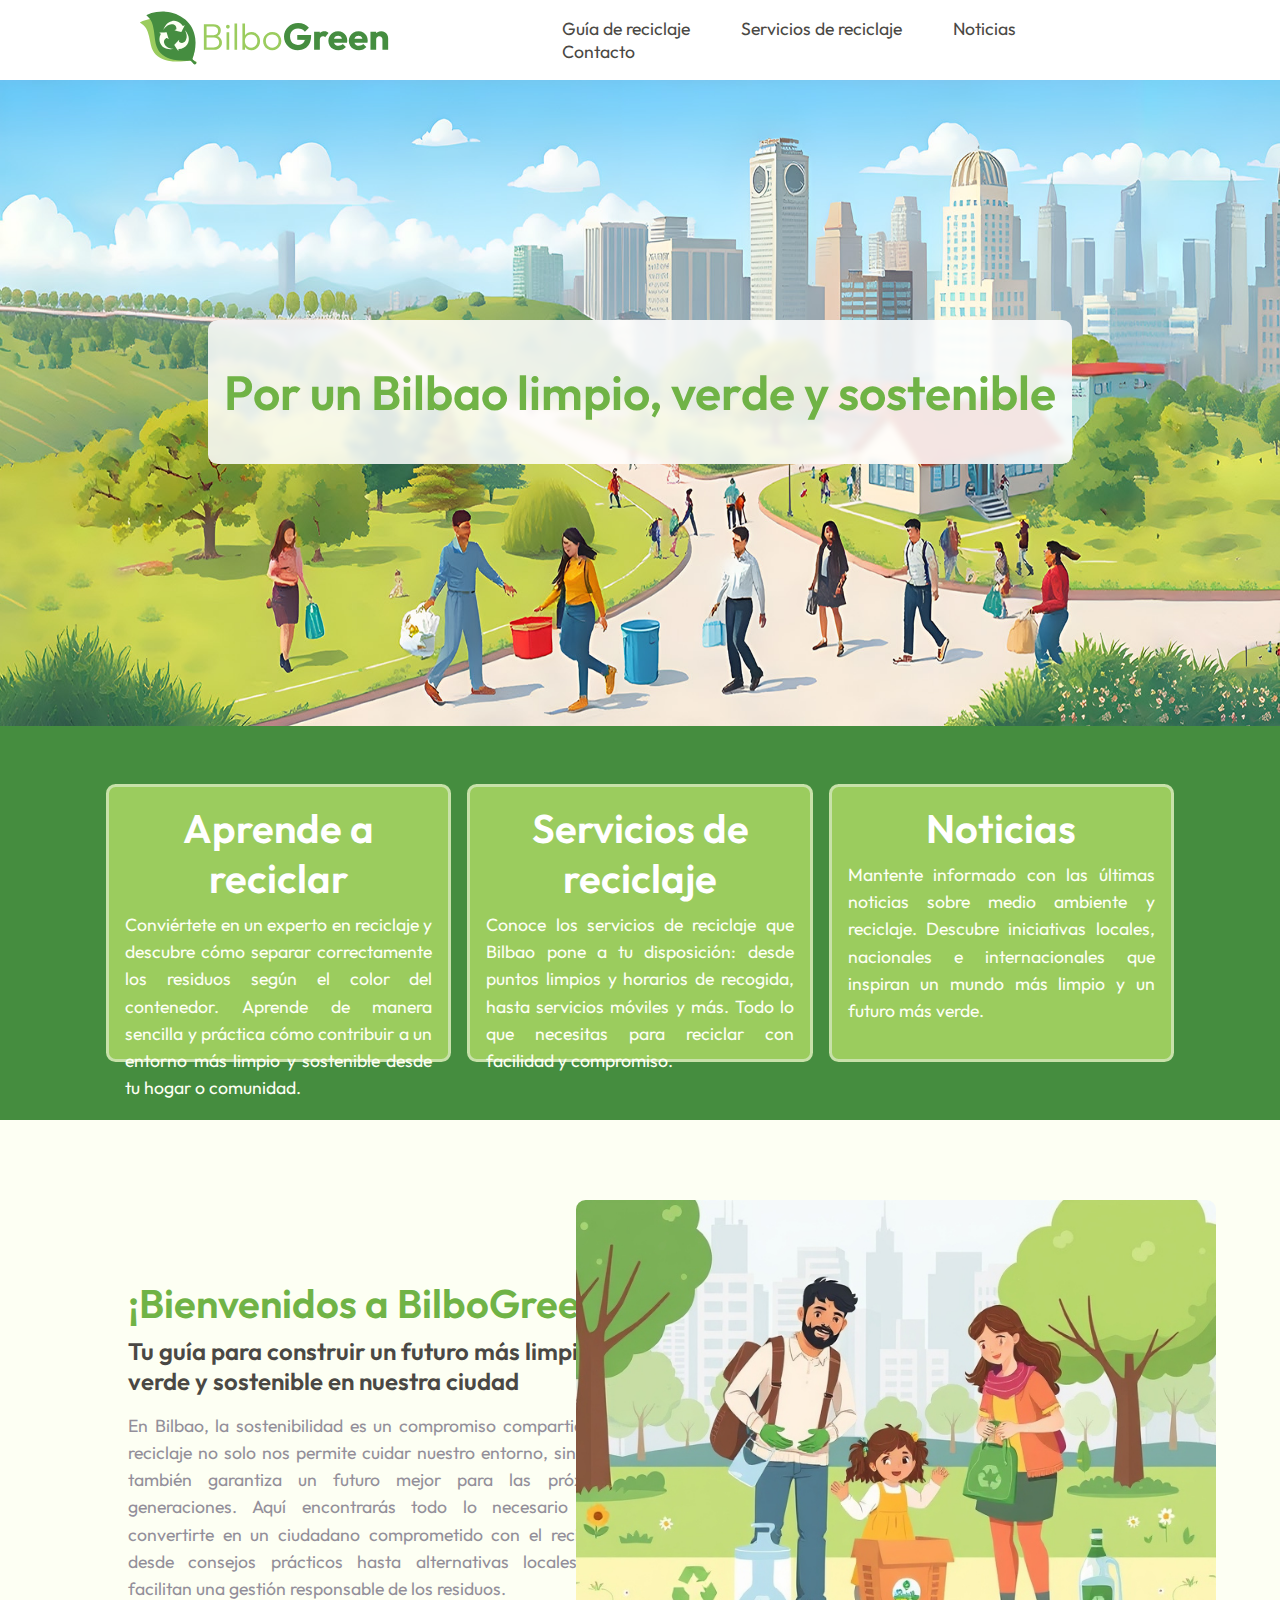
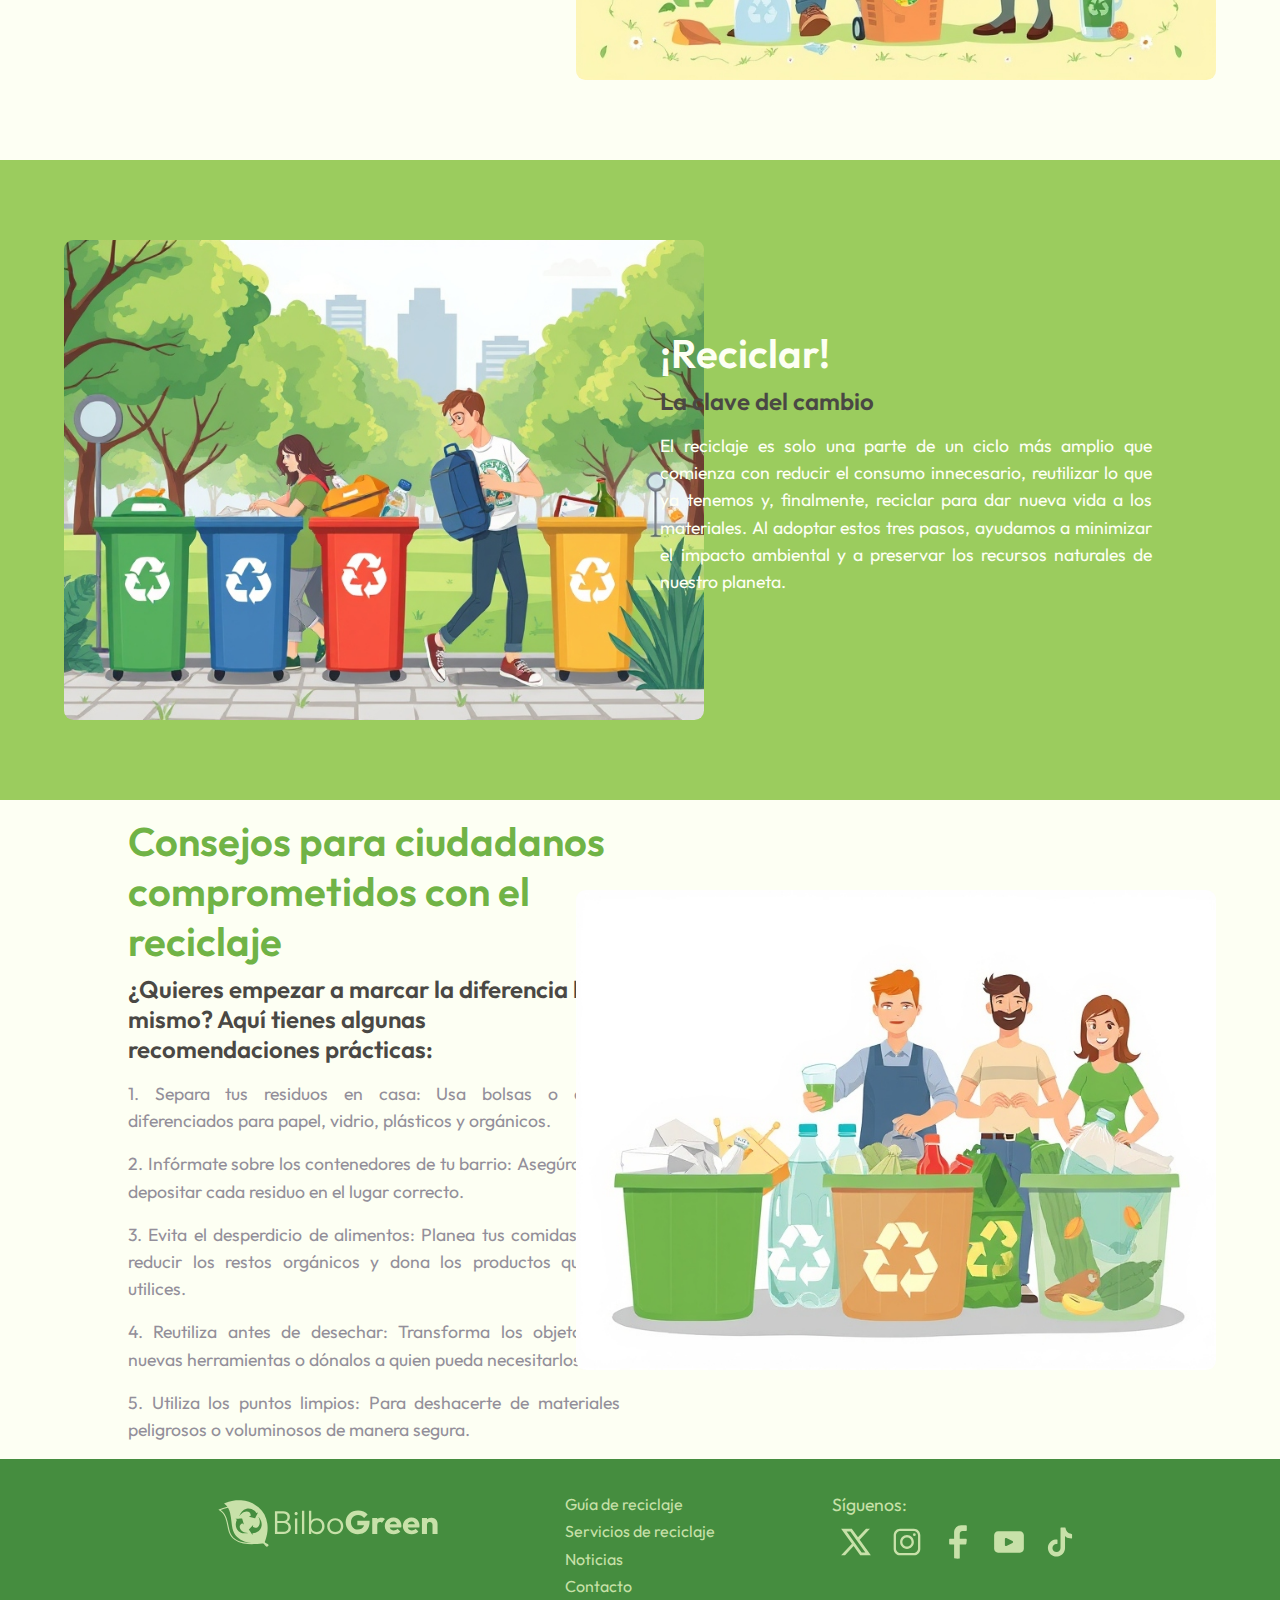
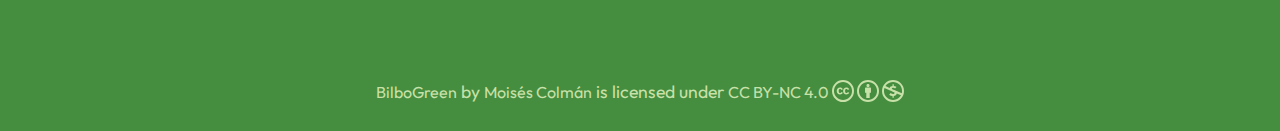
<file: index.html>
<!--
* Autor: Moisés Augusto Colmán Piñanez
* Fecha: 29/11/2024 
* Modulo: Lenguaje de Marcas y Sistemas de Gestión de la Información
* UD02 Desarrollo web con HTML5 y CSS3. (20%)
* Tarea: LMSGI02 Tarea evaluativa 2 (80%). Sitio Web.
* Autoevaluación: Dentro del fichero .zip
* Descripción: Desarrollo del sitio web diseñado en la primera tarea de evaluación.
 -->
<!DOCTYPE html>
<html lang="es">
<head>
    <meta charset="UTF-8">
    <meta name="viewport" content="width=device-width, initial-scale=1.0">
    <title>BilboGreen</title>
    <link rel="stylesheet" href="./css/estilo.css">
    <link rel="icon" href="./img/favicon_bilbogreen.png" type="image/x-icon">
</head>
<body>
    <!-- NAVEGACIÓN -->
    <nav>
        <div class="logoNav">
            <a href="index.html"><img src="./img/logo_bilbogreen.svg" alt="Logo BilboGreen"></a>
        </div>
        <div class="menuNav">
            <ul>
                <li><a href="guia.html">Guía de reciclaje</a></li>
                <li><a href="servicios.html">Servicios de reciclaje</a></li>
                <li><a href="noticias.html">Noticias</a></li>
                <li><a href="contacto.html">Contacto</a></li>
            </ul>   
        </div>
    </nav>
    <!-- ENCABEZADO - HEADER -->
    <header class="header-index">
        <img src="./img/Header_img.jpg" alt="Header BilboGreen">
        <div class="div-Saludo">
            <h1>Por un Bilbao limpio, verde y sostenible</h1>
        </div>
        <!-- TARJETAS PÁGINAS -->
        <a class="tarjetas-paginas" href="./guia.html"><div>
            <h2>Aprende a reciclar</h2>
            <p>Conviértete en un experto en reciclaje y descubre cómo separar correctamente los residuos según el color del contenedor. Aprende de manera sencilla y práctica cómo contribuir a un entorno más limpio y sostenible desde tu hogar o comunidad.</p>
        </div></a>
        <a class="tarjetas-paginas" href="./servicios.html"><div>
            <h2>Servicios de reciclaje</h2>
            <p>Conoce los servicios de reciclaje que Bilbao pone a tu disposición: desde puntos limpios y horarios de recogida, hasta servicios móviles y más. Todo lo que necesitas para reciclar con facilidad y compromiso.</p>
        </div></a>
        <a class="tarjetas-paginas" href="./noticias.html"><div>
            <h2>Noticias</h2>
            <p>Mantente informado con las últimas noticias sobre medio ambiente y reciclaje. Descubre iniciativas locales, nacionales e internacionales que inspiran un mundo más limpio y un futuro más verde.</p>
        </div></a>
    </header>
    <!-- CONTENIDO PRINCIPAL -->
    <main>
        <section>
            <div class="textoSeccion">
            <h2>¡Bienvenidos a BilboGreen!</h2>
            <h3>Tu guía para construir un futuro más limpio, verde y sostenible en nuestra ciudad</h3>

            <p>En Bilbao, la sostenibilidad es un compromiso compartido. El reciclaje no solo nos permite cuidar nuestro entorno, sino que también garantiza un futuro mejor para las próximas generaciones. Aquí encontrarás todo lo necesario para convertirte en un ciudadano comprometido con el reciclaje, desde consejos prácticos hasta alternativas locales que facilitan una gestión responsable de los residuos.</p>
            </div>
            <div class="imgSeccion">
                <img src="./img/img_1.jpeg" alt="Reciclar">
            </div>
        </section>
        <section class="section-verde">
            <div class="imgSeccion">
                <img src="./img/img_2.jpeg" alt="Reciclando">
            </div>
            <div class="textoSeccion">
                <h2>¡Reciclar!</h2>
                <h3>La clave del cambio</h3>
                
                <p>El reciclaje es solo una parte de un ciclo más amplio que comienza con reducir el consumo innecesario, reutilizar lo que ya tenemos y, finalmente, reciclar para dar nueva vida a los materiales. Al adoptar estos tres pasos, ayudamos a minimizar el impacto ambiental y a preservar los recursos naturales de nuestro planeta.</p>
            </div>
        </section>
        <section>
            <div class="textoSeccion">
                <h2>Consejos para ciudadanos comprometidos con el reciclaje</h2>
                <h3>¿Quieres empezar a marcar la diferencia hoy mismo? Aquí tienes algunas recomendaciones prácticas:</h3>
                <ul>
                    <li><p>1. Separa tus residuos en casa: Usa bolsas o cubos diferenciados para papel, vidrio, plásticos y orgánicos.</p></li>
                    <li><p>2. Infórmate sobre los contenedores de tu barrio: Asegúrate de depositar cada residuo en el lugar correcto.</p></li>
                    <li><p>3. Evita el desperdicio de alimentos: Planea tus comidas para reducir los restos orgánicos y dona los productos que no utilices.</p></li>
                    <li><p>4. Reutiliza antes de desechar: Transforma los objetos en nuevas herramientas o dónalos a quien pueda necesitarlos.</p></li>
                    <li><p>5. Utiliza los puntos limpios: Para deshacerte de materiales peligrosos o voluminosos de manera segura.</p></li>
                </ul>
            </div>
            <div class="imgSeccion">
                <img src="./img/img_3.jpeg" alt="Reciclando">
            </div>
        </section>
    </main>
    <!-- PIE DE PÁGINA -->
    <footer>
        <div class="footerLogo">
            <a href="index.html"><img src="./img/logo_bilbogreen_footer.svg" alt="Logo BilboGreen"></a>
        </div>
        <!-- NAVEGACIÓN FOOTER -->
        <div class="footerNav">
            <ul>
                <li><a href="guia.html">Guía de reciclaje</a></li>
                <li><a href="servicios.html">Servicios de reciclaje</a></li>
                <li><a href="noticias.html">Noticias</a></li>
                <li><a href="contacto.html">Contacto</a></li>
            </ul>
        </div>
        <!-- REDES SOCIALES -->
        <div class="footerRRSS">
            <p>Síguenos:</p>
            <ul>
                <li><a href="#"><img src="./img/rrss/x.svg" alt="X BilboGreen"></a></li>
                <li><a href="#"><img src="./img/rrss/ig.svg" alt="Instagram BilboGreen"></a></li>
                <li><a href="#"><img src="./img/rrss/fb.svg" alt="Facebook BilboGreen"></a></li>
                <li><a href="#"><img src="./img/rrss/yt.svg" alt="Youtube BilboGreen"></a></li>
                <li><a href="#"><img src="./img/rrss/tt.svg" alt="TikTok BilboGreen"></a></li>
            </ul>
        </div>
        <!-- CREATIVE COMMONS -->
        <div class="footerRights">
            <p xmlns:cc="http://creativecommons.org/ns#" xmlns:dct="http://purl.org/dc/terms/"><span property="dct:title">BilboGreen</span> by <span property="cc:attributionName">Moisés Colmán</span> is licensed under <a href="https://creativecommons.org/licenses/by-nc/4.0/?ref=chooser-v1" target="_blank" rel="license noopener noreferrer" style="display:inline-block;">CC BY-NC 4.0<img style="height:22px!important;margin-left:3px;vertical-align:text-bottom;" src="./img/cc/cc.svg" alt=""><img style="height:22px!important;margin-left:3px;vertical-align:text-bottom;" src="./img/cc/by.svg" alt=""><img style="height:22px!important;margin-left:3px;vertical-align:text-bottom;" src="./img/cc/nc.svg" alt=""></a></p>
        </div>
    </footer>
</body>
</html>
</file>
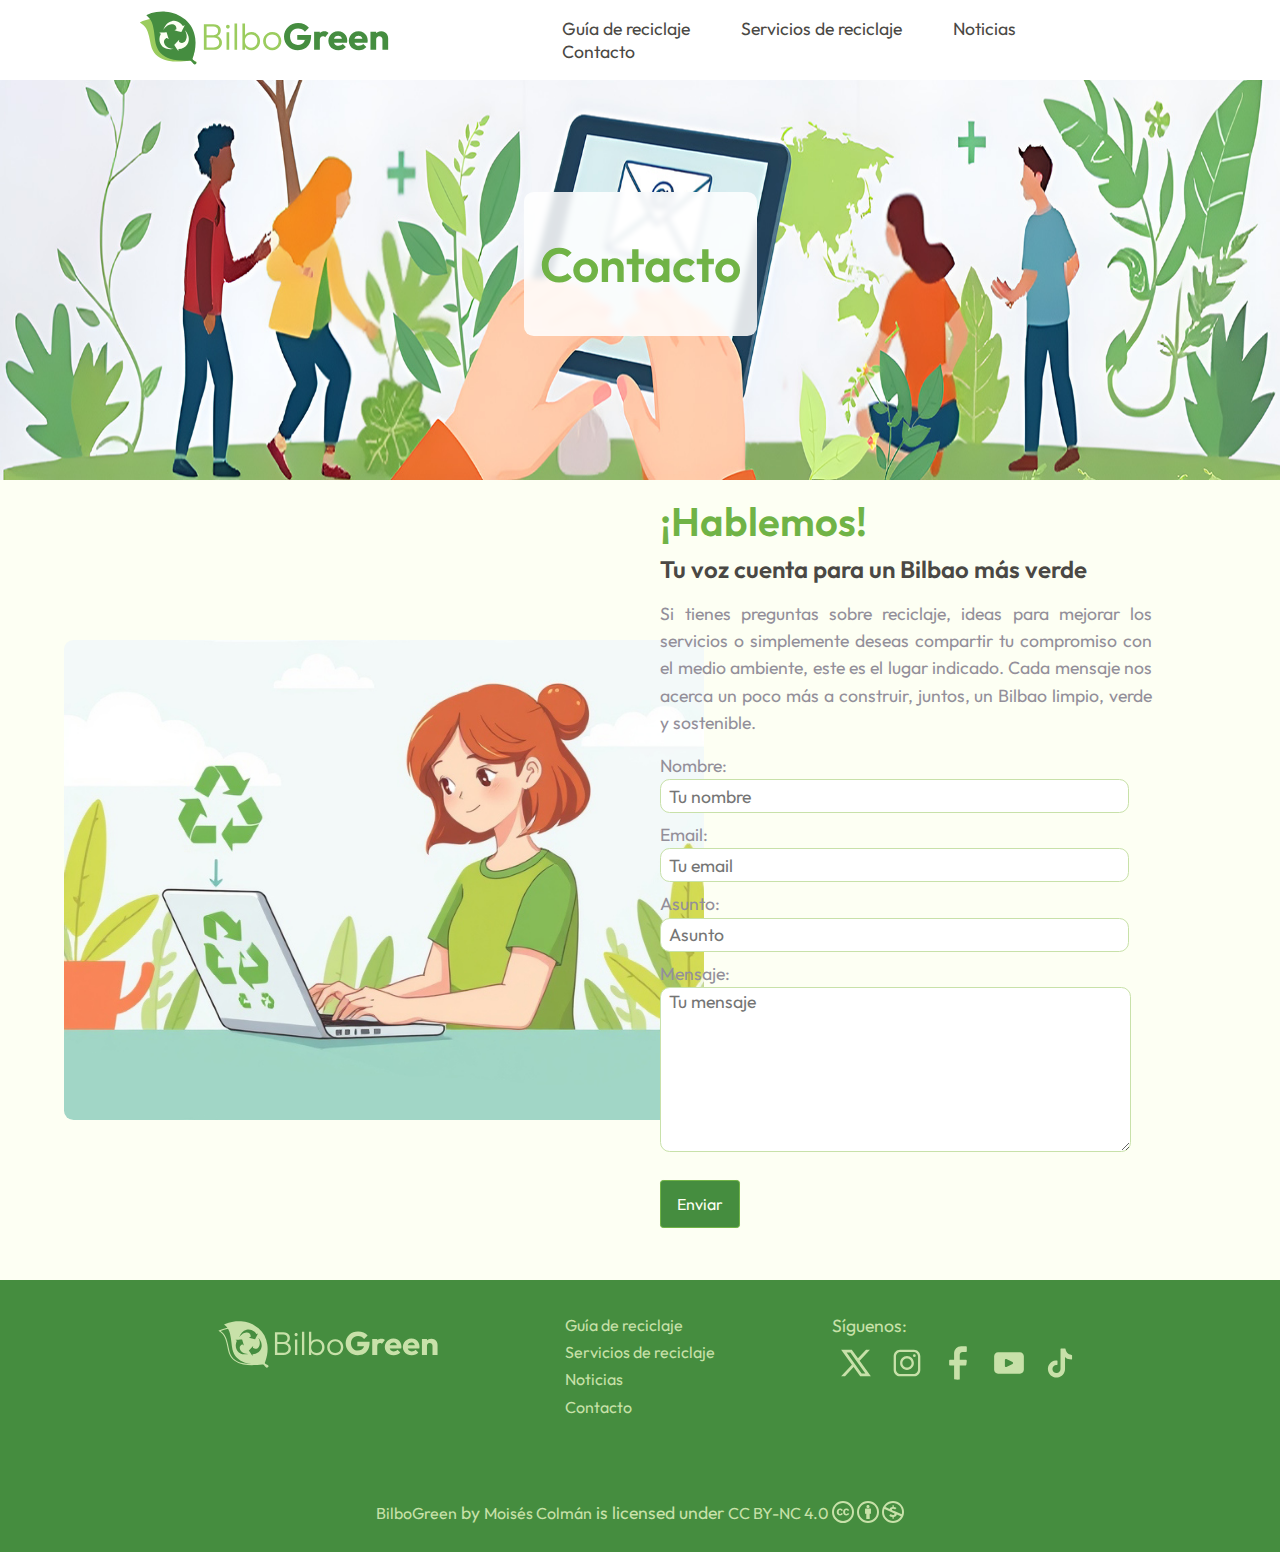
<file: contacto.html>
<!--
* Autor: Moisés Augusto Colmán Piñanez
* Fecha: 29/11/2024 
* Modulo: Lenguaje de Marcas y Sistemas de Gestión de la Información
* UD02 Desarrollo web con HTML5 y CSS3. (20%)
* Tarea: LMSGI02 Tarea evaluativa 2 (80%). Sitio Web.
* Autoevaluación: Dentro del fichero .zip
* Descripción: Desarrollo del sitio web diseñado en la primera tarea de evaluación.
 -->
<!DOCTYPE html>
<html lang="es">
<head>
    <meta charset="UTF-8">
    <meta name="viewport" content="width=device-width, initial-scale=1.0">
    <title>Contacto | BilboGreen</title>
    <link rel="stylesheet" href="./css/estilo.css">
    <link rel="icon" href="./img/favicon_bilbogreen.png" type="image/x-icon">
</head>
<body>
    <!-- NAVEGACIÓN -->
    <nav>
        <div class="logoNav">
            <a href="index.html"><img src="./img/logo_bilbogreen.svg" alt="Logo BilboGreen"></a>
        </div>
        <div class="menuNav">
            <ul>
                <li><a href="guia.html">Guía de reciclaje</a></li>
                <li><a href="servicios.html">Servicios de reciclaje</a></li>
                <li><a href="noticias.html">Noticias</a></li>
                <li><a href="contacto.html">Contacto</a></li>
            </ul>   
        </div>
    </nav>
    <!-- ENCABEZADO - HEADER -->
    <header class="header-paginas">
        <img src="./img/contacto/header_contacto.jpg" alt="Header Contacto">
        <div class="div-Saludo-paginas">
            <h1>Contacto</h1>
        </div>
    </header>
    <!-- CONTENIDO PRINCIPAL -->
    <main>
        <section>
            <div class="imgSeccion">
                <img src="./img/contacto/contacto1.jpg" alt="Contacto">
            </div>
            <div class="textoSeccion">
                <h2>¡Hablemos!</h2>
                <h3>Tu voz cuenta para un Bilbao más verde </h3>
    
                <p>Si tienes preguntas sobre reciclaje, ideas para mejorar los servicios o simplemente deseas compartir tu compromiso con el medio ambiente, este es el lugar indicado. Cada mensaje nos acerca un poco más a construir, juntos, un Bilbao limpio, verde y sostenible.</p>
                <!-- FORMULARIO DE CONTACTO -->
                <form action="#" method="get">
                    
                    <label for="name">Nombre:</label>
                    <input type="text" id="nombre" name="_nombre" required placeholder="Tu nombre">
                    
                    
                    <label for="email">Email:</label>
                    <input type="email" id="email" name="_email" required placeholder="Tu email">
                    

                    <label for="asunto">Asunto:</label>
                    <input type="text" id="asunto" name="_asunto" placeholder="Asunto">
                    

                    <label for="mensaje">Mensaje:</label>

                    <textarea id="mensaje" name="_mensaje" rows="6" cols="50" placeholder="Tu mensaje"></textarea>
                    
                    <button id="botonContacto" type="submit">Enviar</button>
               </form>
            </div>
        </section>
    </main>
    <!-- PIE DE PÁGINA -->
    <footer>
        <div class="footerLogo">
            <a href="index.html"><img src="./img/logo_bilbogreen_footer.svg" alt="Logo BilboGreen"></a>
        </div>
        <!-- NAVEGACIÓN FOOTER -->
        <div class="footerNav">
            <ul>
                <li><a href="guia.html">Guía de reciclaje</a></li>
                <li><a href="servicios.html">Servicios de reciclaje</a></li>
                <li><a href="noticias.html">Noticias</a></li>
                <li><a href="contacto.html">Contacto</a></li>
            </ul>
        </div>
        <!-- REDES SOCIALES -->
        <div class="footerRRSS">
            <p>Síguenos:</p>
            <ul>
                <li><a href="#"><img src="./img/rrss/x.svg" alt="X BilboGreen"></a></li>
                <li><a href="#"><img src="./img/rrss/ig.svg" alt="Instagram BilboGreen"></a></li>
                <li><a href="#"><img src="./img/rrss/fb.svg" alt="Facebook BilboGreen"></a></li>
                <li><a href="#"><img src="./img/rrss/yt.svg" alt="Youtube BilboGreen"></a></li>
                <li><a href="#"><img src="./img/rrss/tt.svg" alt="TikTok BilboGreen"></a></li>
            </ul>
        </div>
        <!-- CREATIVE COMMONS -->
        <div class="footerRights">
            <p xmlns:cc="http://creativecommons.org/ns#" xmlns:dct="http://purl.org/dc/terms/"><span property="dct:title">BilboGreen</span> by <span property="cc:attributionName">Moisés Colmán</span> is licensed under <a href="https://creativecommons.org/licenses/by-nc/4.0/?ref=chooser-v1" target="_blank" rel="license noopener noreferrer" style="display:inline-block;">CC BY-NC 4.0<img style="height:22px!important;margin-left:3px;vertical-align:text-bottom;" src="./img/cc/cc.svg" alt=""><img style="height:22px!important;margin-left:3px;vertical-align:text-bottom;" src="./img/cc/by.svg" alt=""><img style="height:22px!important;margin-left:3px;vertical-align:text-bottom;" src="./img/cc/nc.svg" alt=""></a></p>
        </div>
    </footer>
</body>
</html>
</file>
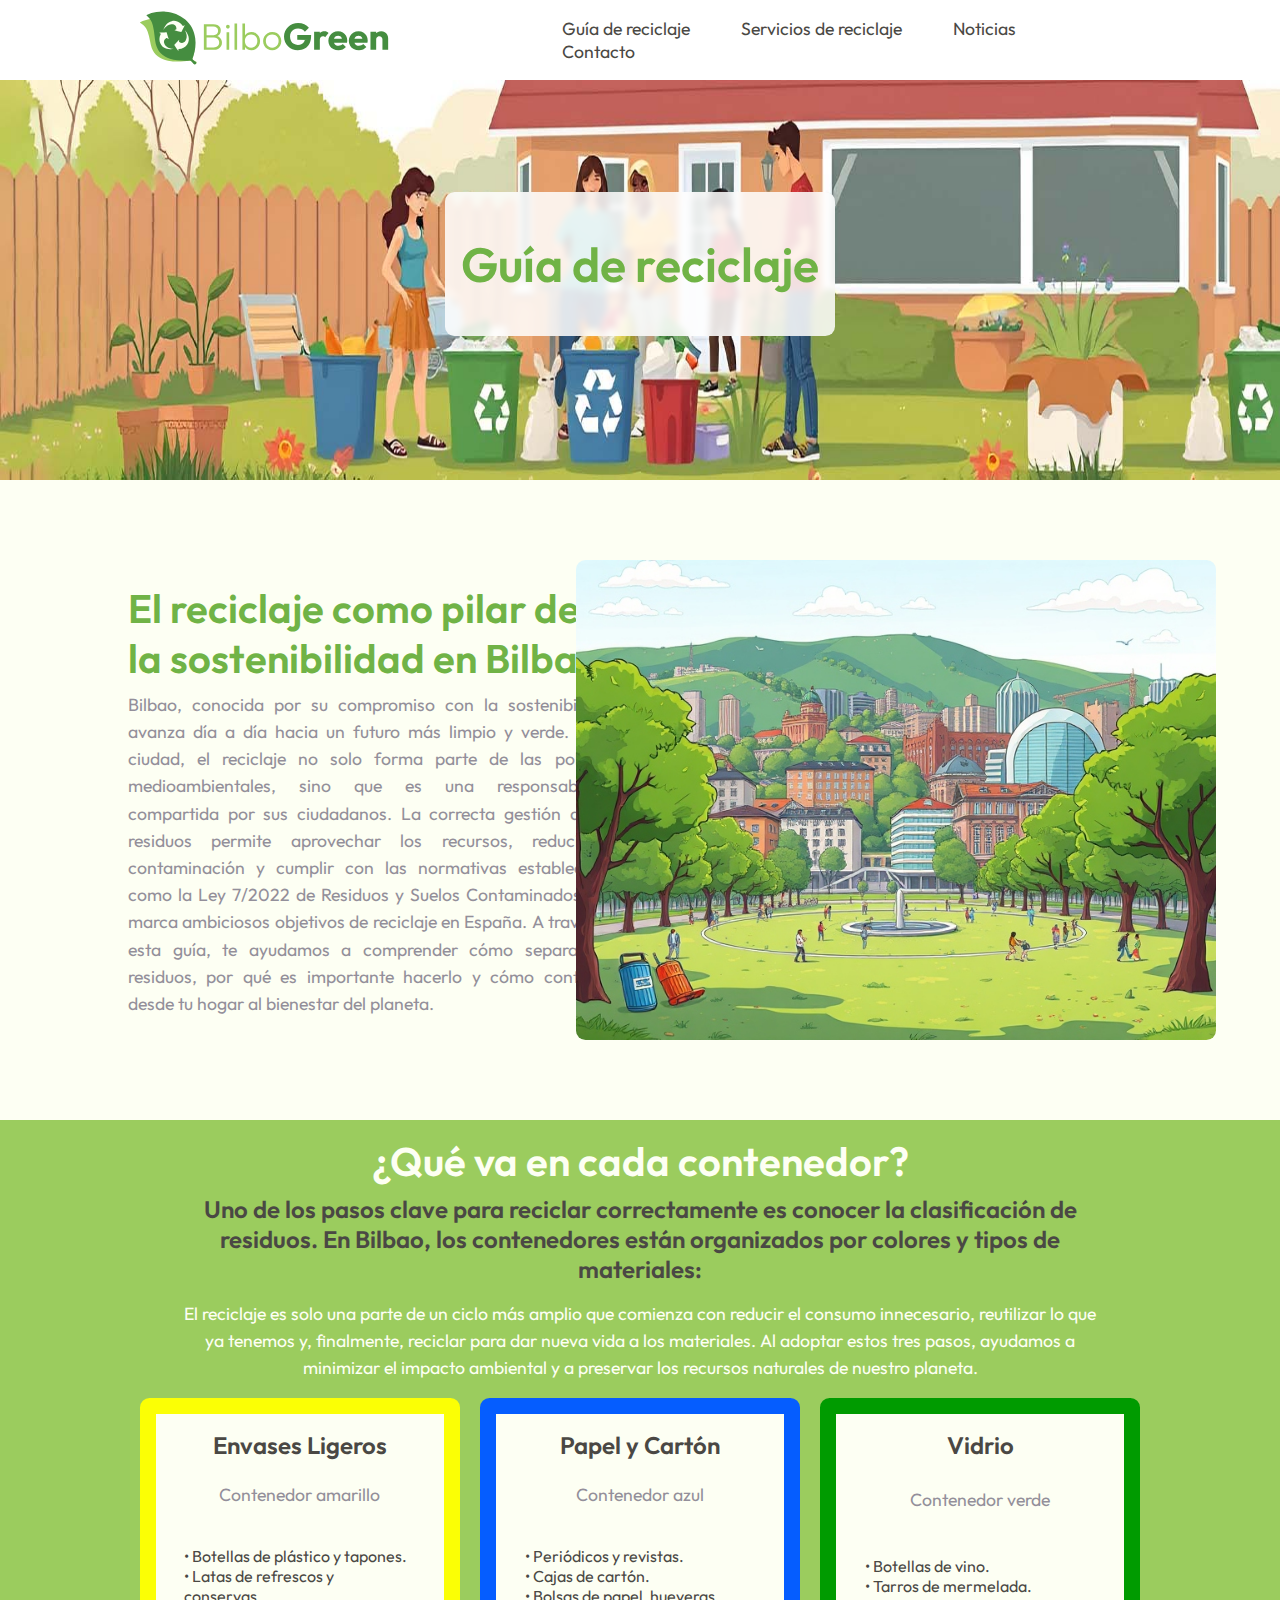
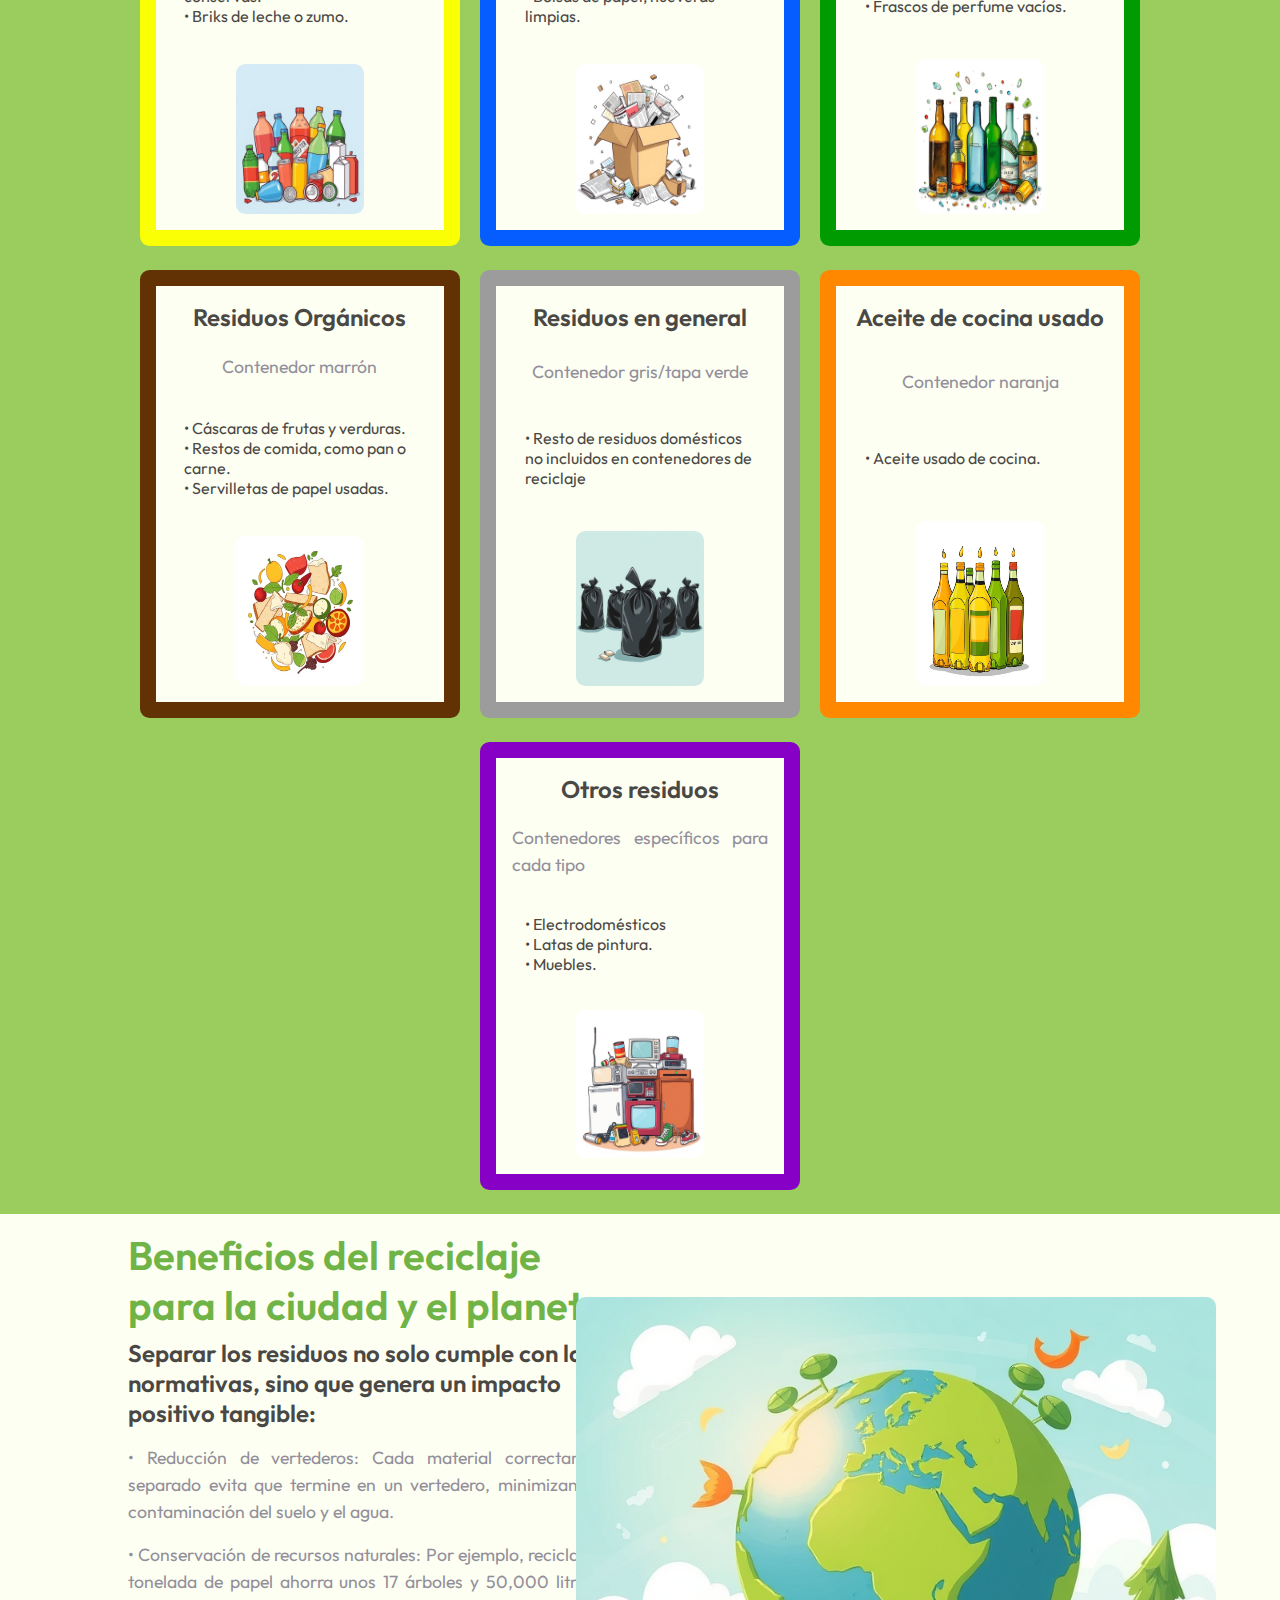
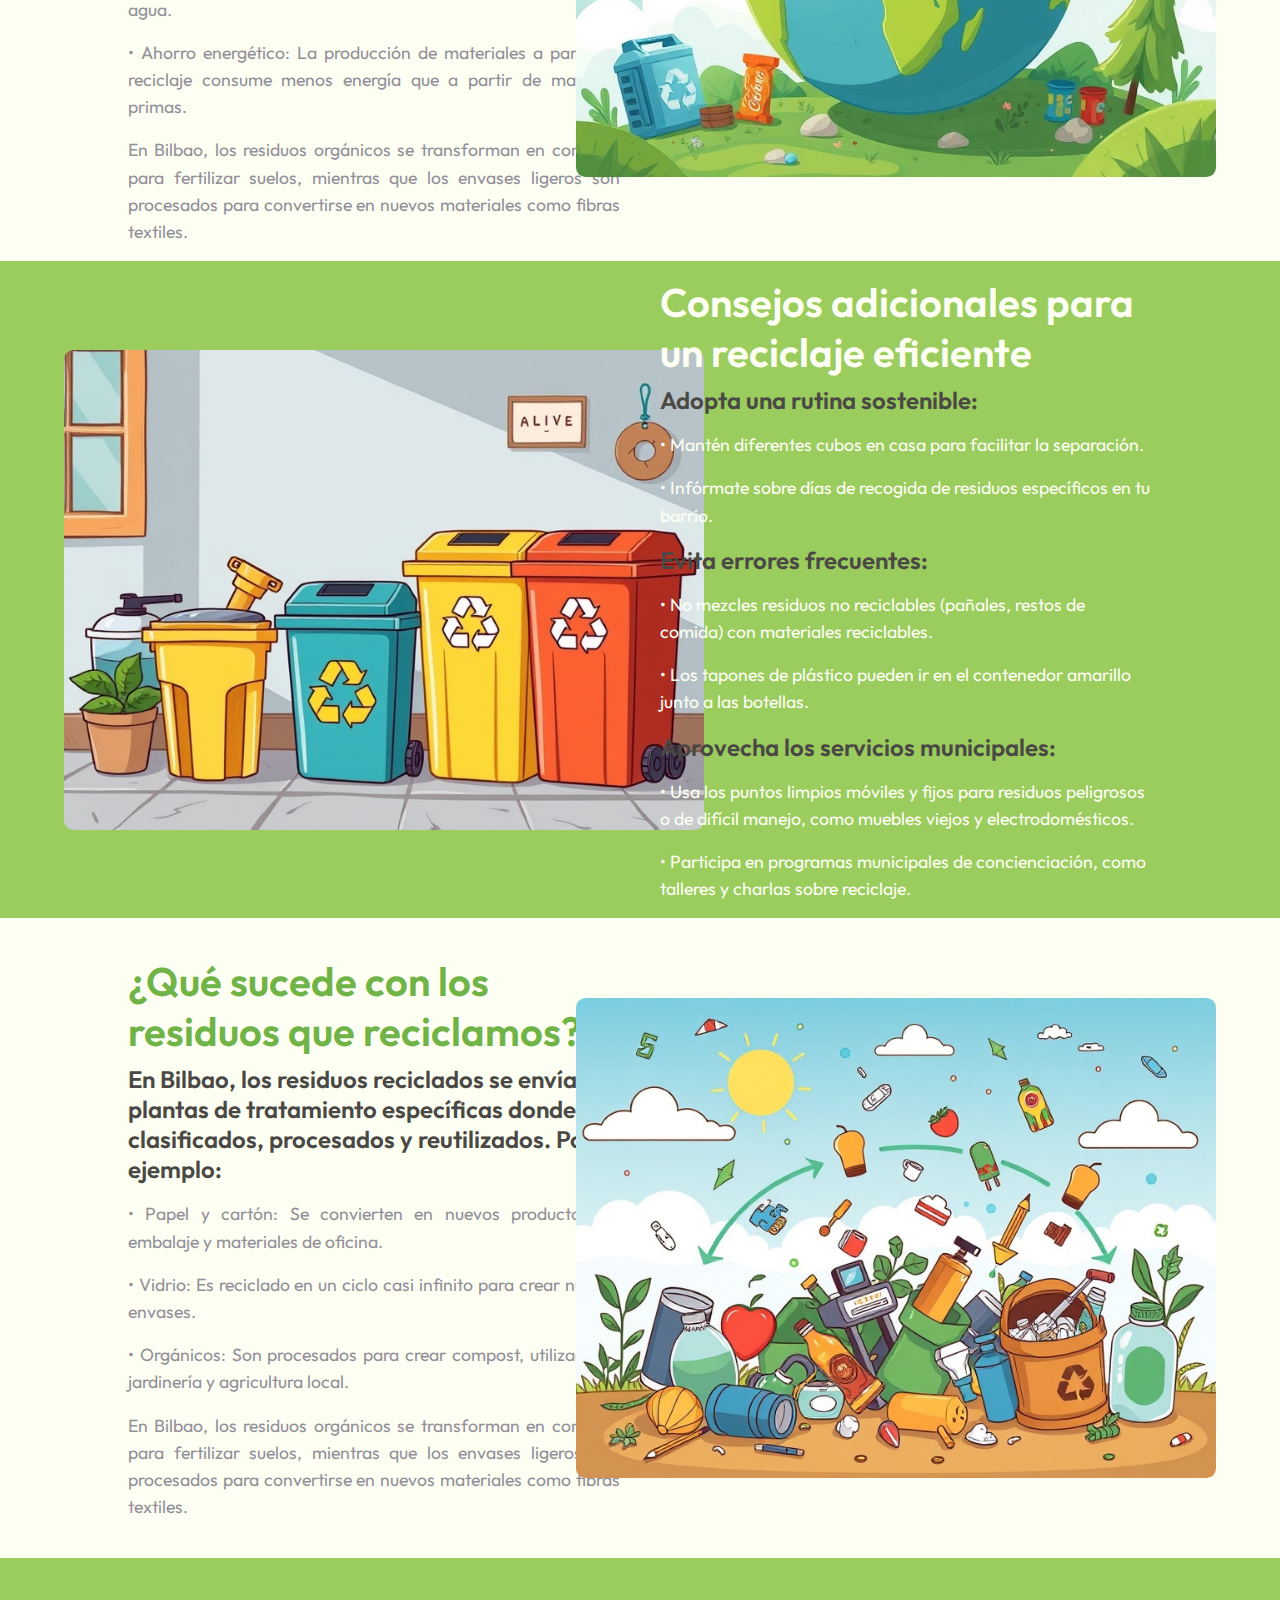
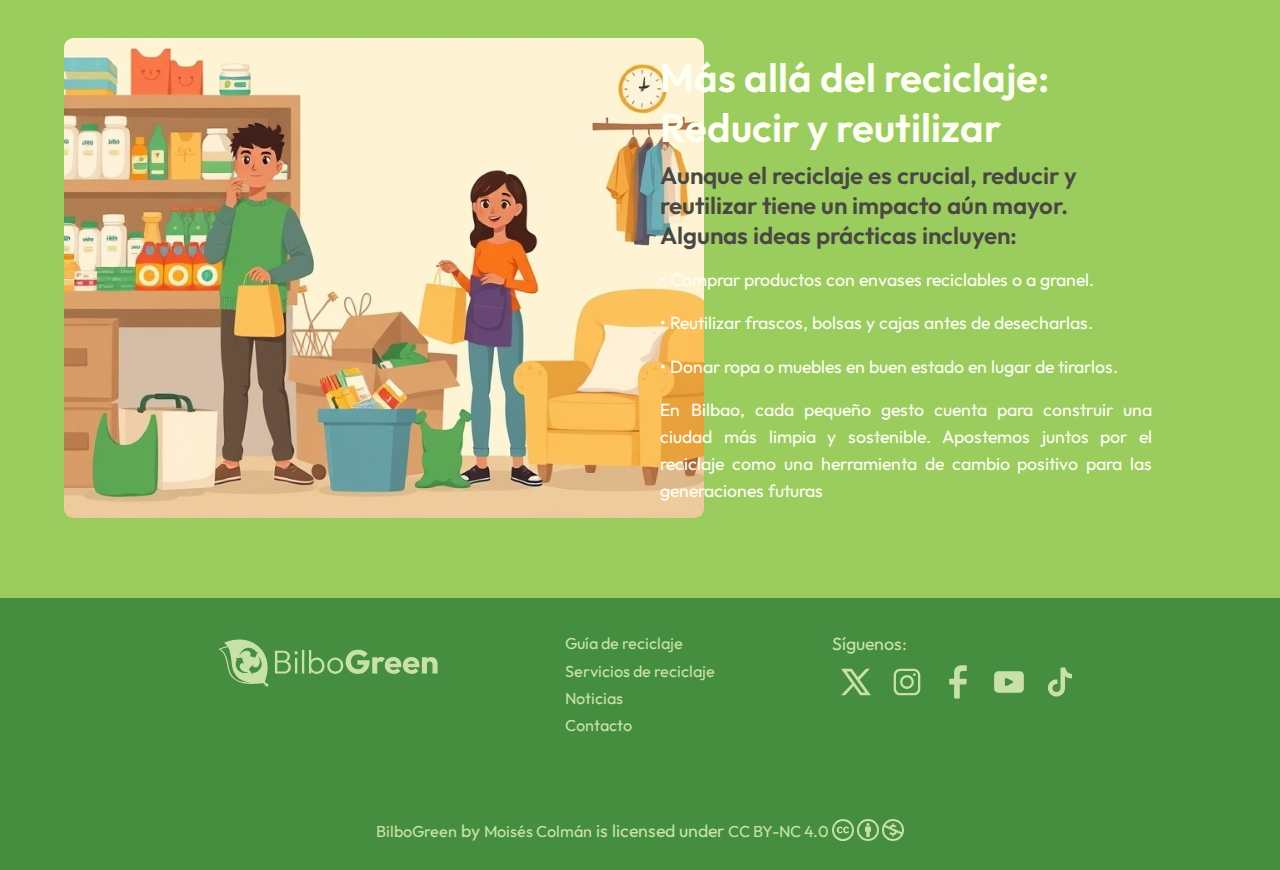
<file: guia.html>
<!--
* Autor: Moisés Augusto Colmán Piñanez
* Fecha: 29/11/2024 
* Modulo: Lenguaje de Marcas y Sistemas de Gestión de la Información
* UD02 Desarrollo web con HTML5 y CSS3. (20%)
* Tarea: LMSGI02 Tarea evaluativa 2 (80%). Sitio Web.
* Autoevaluación: Dentro del fichero .zip
* Descripción: Desarrollo del sitio web diseñado en la primera tarea de evaluación.
 -->
<!DOCTYPE html>
<html lang="es">
<head>
    <meta charset="UTF-8">
    <meta name="viewport" content="width=device-width, initial-scale=1.0">
    <title>Guía de reciclaje | BilboGreen</title>
    <link rel="stylesheet" href="./css/estilo.css">
    <link rel="icon" href="./img/favicon_bilbogreen.png" type="image/x-icon">
</head>
<body>
    <!-- NAVEGACIÓN -->
    <nav>
        <div class="logoNav">
            <a href="index.html"><img src="./img/logo_bilbogreen.svg" alt="Logo BilboGreen"></a>
        </div>
        <div class="menuNav">
            <ul>
                <li><a href="guia.html">Guía de reciclaje</a></li>
                <li><a href="servicios.html">Servicios de reciclaje</a></li>
                <li><a href="noticias.html">Noticias</a></li>
                <li><a href="contacto.html">Contacto</a></li>
            </ul>   
        </div>
    </nav>
    <!-- ENCABEZADO - HEADER -->
    <header class="header-paginas">
        <img src="./img/guia/header_guia.jpg" alt="Header Guía">
        <div class="div-Saludo-paginas">
            <h1>Guía de reciclaje</h1>
        </div>
        
    </header>
    <!-- CONTENIDO PRINCIPAL -->
    <main>
        <section>
            <div class="textoSeccion">
            <h2>El reciclaje como pilar de la sostenibilidad en Bilbao</h2>

            <p>Bilbao, conocida por su compromiso con la sostenibilidad, avanza día a día hacia un futuro más limpio y verde. En la ciudad, el reciclaje no solo forma parte de las políticas medioambientales, sino que es una responsabilidad compartida por sus ciudadanos. La correcta gestión de los residuos permite aprovechar los recursos, reducir la contaminación y cumplir con las normativas establecidas, como la Ley 7/2022 de Residuos y Suelos Contaminados, que marca ambiciosos objetivos de reciclaje en España. A través de esta guía, te ayudamos a comprender cómo separar tus residuos, por qué es importante hacerlo y cómo contribuir desde tu hogar al bienestar del planeta.</p>
            </div>
            <div class="imgSeccion">
                <img src="./img/guia/guia-1.jpg" alt="Reciclar">
            </div>
        </section>
        <!-- GUIA PARA CLASIFICACION DE RESIDUOS -->
        <section class="section-verde-wide">
            <div class="textoSeccion-Wide">
                <h2>¿Qué va en cada contenedor?</h2>
                <h3>Uno de los pasos clave para reciclar correctamente es conocer la clasificación de residuos. En Bilbao, los contenedores están organizados por colores y tipos de materiales:</h3>
                
                <p>El reciclaje es solo una parte de un ciclo más amplio que comienza con reducir el consumo innecesario, reutilizar lo que ya tenemos y, finalmente, reciclar para dar nueva vida a los materiales. Al adoptar estos tres pasos, ayudamos a minimizar el impacto ambiental y a preservar los recursos naturales de nuestro planeta.</p>
            </div>
            <div class="tarjetas-residuos bor-amarillo">
                <h3>Envases Ligeros</h3>
                <p>Contenedor amarillo</p>
                <ul>
                    <li>• Botellas de plástico y tapones.</li>
                    <li>• Latas de refrescos y conservas.</li>
                    <li>• Briks de leche o zumo.</li>
                </ul>
                <img src="./img/guia/envases.jpg" alt="">
            </div>
            <div class="tarjetas-residuos bor-azul">
                <h3>Papel y Cartón</h3>
                <p>Contenedor azul</p>
                <ul>
                    <li>• Periódicos y revistas.</li>
                    <li>• Cajas de cartón.</li>
                    <li>• Bolsas de papel, hueveras limpias.</li>
                </ul>
                <img src="./img/guia/papelycarton.jpg" alt="">
            </div>
            <div class="tarjetas-residuos bor-verde">
                <h3>Vidrio</h3>
                <p>Contenedor verde</p>
                <ul>
                    <li>• Botellas de vino.</li>
                    <li>• Tarros de mermelada.</li>
                    <li>• Frascos de perfume vacíos.</li>
                </ul>
                <img src="./img/guia//vidrio.jpg" alt="">
            </div>
            <div class="tarjetas-residuos bor-marron">
                <h3>Residuos Orgánicos</h3>
                <p>Contenedor marrón</p>
                <ul>
                    <li>• Cáscaras de frutas y verduras.</li>
                    <li>• Restos de comida, como pan o carne.</li>
                    <li>• Servilletas de papel usadas.</li>
                </ul>
                <img src="./img/guia/organicos.jpg" alt="">
            </div>
            <div class="tarjetas-residuos bor-gris">
                <h3>Residuos en general</h3>
                <p>Contenedor gris/tapa verde</p>
                <ul>
                    <li>• Resto de residuos domésticos no incluidos en contenedores de reciclaje</li>
                </ul>
                <img src="./img/guia/resto.jpg" alt="">
            </div>
            <div class="tarjetas-residuos bor-naranja">
                <h3>Aceite de cocina usado</h3>
                <p>Contenedor naranja</p>
                <ul>
                    <li>• Aceite usado de cocina.</li>
                </ul>
                <img src="./img/guia/aceite.jpg" alt="">
            </div>
            <div class="tarjetas-residuos bor-lila">
                <h3>Otros residuos</h3>
                <p>Contenedores específicos para cada tipo</p>
                <ul>
                    <li>• Electrodomésticos</li>
                    <li>• Latas de pintura.</li>
                    <li>• Muebles.</li>
                </ul>
                <img src="./img/guia/otrosresiduos.jpg" alt="">
            </div>
        </section>
        <!-- RESTO DEL CONTENIDO -->
        <section>
            <div class="textoSeccion">
                <h2>Beneficios del reciclaje para la ciudad y el planeta</h2>
                <h3>Separar los residuos no solo cumple con las normativas, sino que genera un impacto positivo tangible:</h3>
                <ul>
                    <li><p>• Reducción de vertederos: Cada material correctamente separado evita que termine en un vertedero, minimizando la contaminación del suelo y el agua.</p></li>
                    <li><p>• Conservación de recursos naturales: Por ejemplo, reciclar una tonelada de papel ahorra unos 17 árboles y 50,000 litros de agua.</p></li>
                    <li><p>• Ahorro energético: La producción de materiales a partir de reciclaje consume menos energía que a partir de materias primas.</p></li>
                </ul>
                <p>En Bilbao, los residuos orgánicos se transforman en compost para fertilizar suelos, mientras que los envases ligeros son procesados para convertirse en nuevos materiales como fibras textiles.</p>
            </div>
            <div class="imgSeccion">
                <img src="./img/guia/guia-2.jpg" alt="Reciclando">
            </div>
        </section>
        <section class="section-verde">
            <div class="imgSeccion">
                <img src="./img/guia/guia-3.jpg" alt="Reciclando">
            </div>
            <div class="textoSeccion">
                <h2>Consejos adicionales para un reciclaje eficiente</h2>
                <h3>Adopta una rutina sostenible:</h3>
                <ul>
                    <li>• Mantén diferentes cubos en casa para facilitar la separación.</li>
                    <li>• Infórmate sobre días de recogida de residuos específicos en tu barrio.</li>
                </ul>
                <h3>Evita errores frecuentes:</h3>
                <ul>
                    <li>• No mezcles residuos no reciclables (pañales, restos de comida) con materiales reciclables.</li>
                    <li>• Los tapones de plástico pueden ir en el contenedor amarillo junto a las botellas.</li>
                </ul>
                <h3>Aprovecha los servicios municipales:</h3>
                <ul>
                    <li>• Usa los puntos limpios móviles y fijos para residuos peligrosos o de difícil manejo, como muebles viejos y electrodomésticos.</li>
                    <li>• Participa en programas municipales de concienciación, como talleres y charlas sobre reciclaje.</li>
                </ul>
            </div>
        </section>
        <section>
            <div class="textoSeccion">
                <h2>¿Qué sucede con los residuos que reciclamos?</h2>
                <h3>En Bilbao, los residuos reciclados se envían a plantas de tratamiento específicas donde son clasificados, procesados y reutilizados. Por ejemplo:</h3>
                <ul>
                    <li><p>• Papel y cartón: Se convierten en nuevos productos de embalaje y materiales de oficina.</p></li>
                    <li><p>• Vidrio: Es reciclado en un ciclo casi infinito para crear nuevos envases.</p></li>
                    <li><p>• Orgánicos: Son procesados para crear compost, utilizado en jardinería y agricultura local.</p></li>
                </ul>
                <p>En Bilbao, los residuos orgánicos se transforman en compost para fertilizar suelos, mientras que los envases ligeros son procesados para convertirse en nuevos materiales como fibras textiles.</p>
            </div>
            <div class="imgSeccion">
                <img src="./img/guia/guia-4.jpg" alt="Reciclando">
            </div>
        </section>
        <section class="section-verde">
            <div class="imgSeccion">
                <img src="./img/guia/guia-5.jpg" alt="Reciclando">
            </div>
            <div class="textoSeccion">
                <h2>Más allá del reciclaje: Reducir y reutilizar</h2>
                <h3>Aunque el reciclaje es crucial, reducir y reutilizar tiene un impacto aún mayor. Algunas ideas prácticas incluyen:</h3>
                <ul>
                    <li>• Comprar productos con envases reciclables o a granel.</li>
                    <li>• Reutilizar frascos, bolsas y cajas antes de desecharlas.</li>
                    <li>• Donar ropa o muebles en buen estado en lugar de tirarlos.</li>
                </ul>
                <p>En Bilbao, cada pequeño gesto cuenta para construir una ciudad más limpia y sostenible. Apostemos juntos por el reciclaje como una herramienta de cambio positivo para las generaciones futuras</p>
            </div>
        </section>
    </main>
    <!-- PIE DE PÁGINA -->
    <footer>
        <div class="footerLogo">
            <a href="index.html"><img src="./img/logo_bilbogreen_footer.svg" alt="Logo BilboGreen"></a>
        </div>
        <!-- NAVEGACIÓN FOOTER -->
        <div class="footerNav">
            <ul>
                <li><a href="guia.html">Guía de reciclaje</a></li>
                <li><a href="servicios.html">Servicios de reciclaje</a></li>
                <li><a href="noticias.html">Noticias</a></li>
                <li><a href="contacto.html">Contacto</a></li>
            </ul>
        </div>
        <!-- REDES SOCIALES -->
        <div class="footerRRSS">
            <p>Síguenos:</p>
            <ul>
                <li><a href="#"><img src="./img/rrss/x.svg" alt="X BilboGreen"></a></li>
                <li><a href="#"><img src="./img/rrss/ig.svg" alt="Instagram BilboGreen"></a></li>
                <li><a href="#"><img src="./img/rrss/fb.svg" alt="Facebook BilboGreen"></a></li>
                <li><a href="#"><img src="./img/rrss/yt.svg" alt="Youtube BilboGreen"></a></li>
                <li><a href="#"><img src="./img/rrss/tt.svg" alt="TikTok BilboGreen"></a></li>
            </ul>
        </div>
        <!-- CREATIVE COMMONS -->
        <div class="footerRights">
            <p xmlns:cc="http://creativecommons.org/ns#" xmlns:dct="http://purl.org/dc/terms/"><span property="dct:title">BilboGreen</span> by <span property="cc:attributionName">Moisés Colmán</span> is licensed under <a href="https://creativecommons.org/licenses/by-nc/4.0/?ref=chooser-v1" target="_blank" rel="license noopener noreferrer" style="display:inline-block;">CC BY-NC 4.0<img style="height:22px!important;margin-left:3px;vertical-align:text-bottom;" src="./img/cc/cc.svg" alt=""><img style="height:22px!important;margin-left:3px;vertical-align:text-bottom;" src="./img/cc/by.svg" alt=""><img style="height:22px!important;margin-left:3px;vertical-align:text-bottom;" src="./img/cc/nc.svg" alt=""></a></p>
        </div>
    </footer>
</body>
</html>
</file>
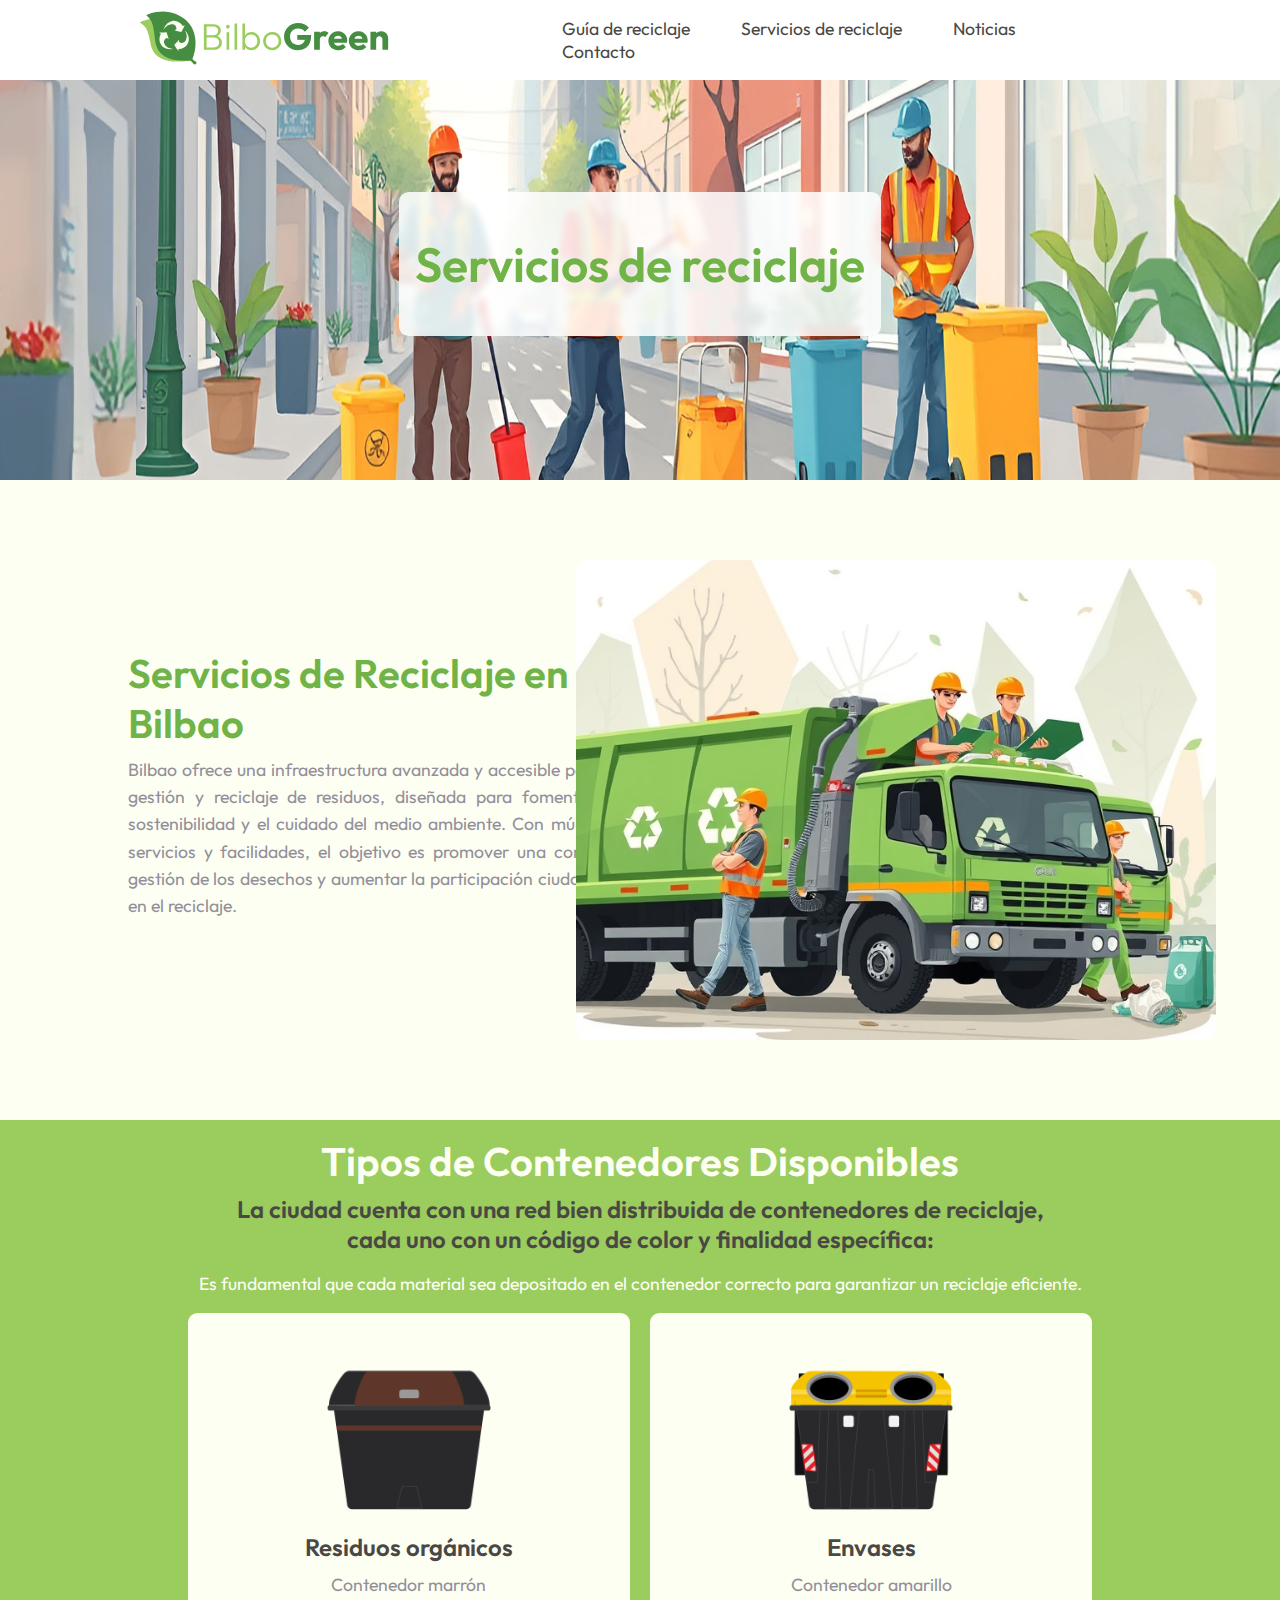
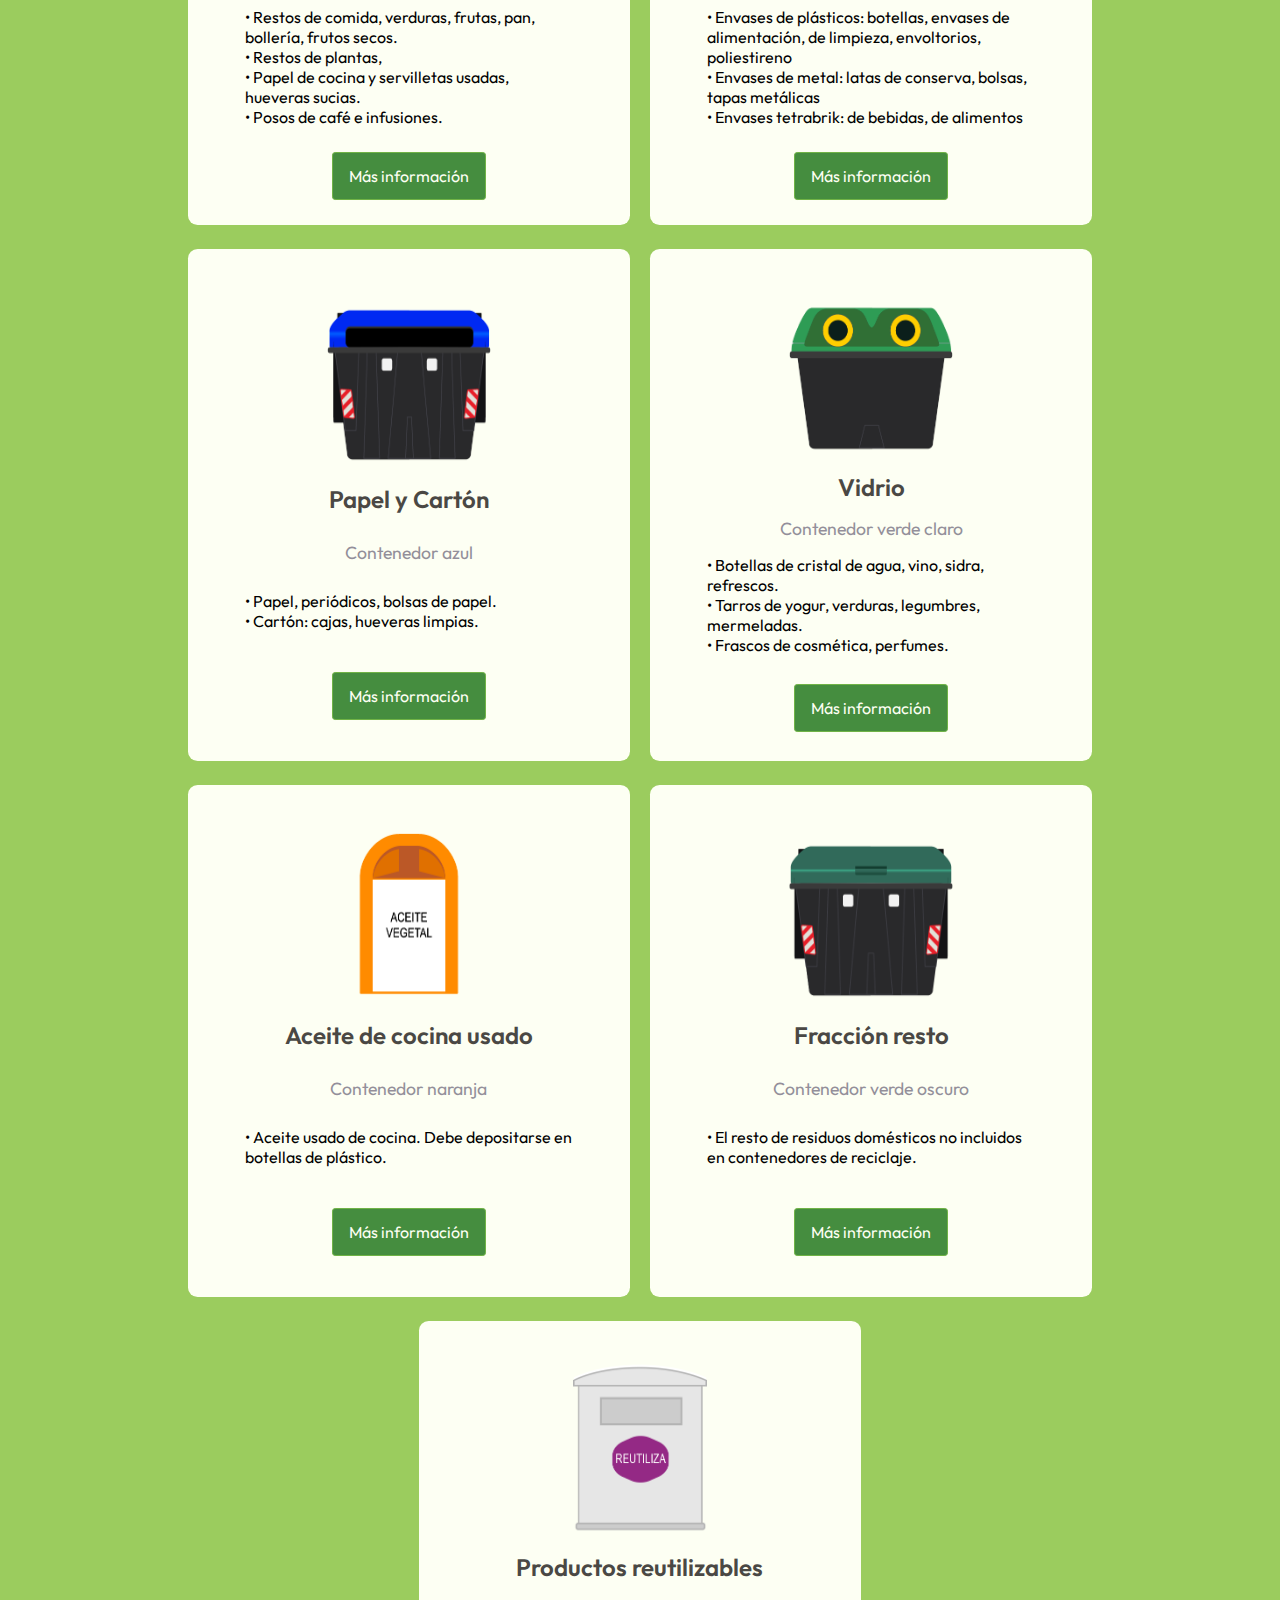
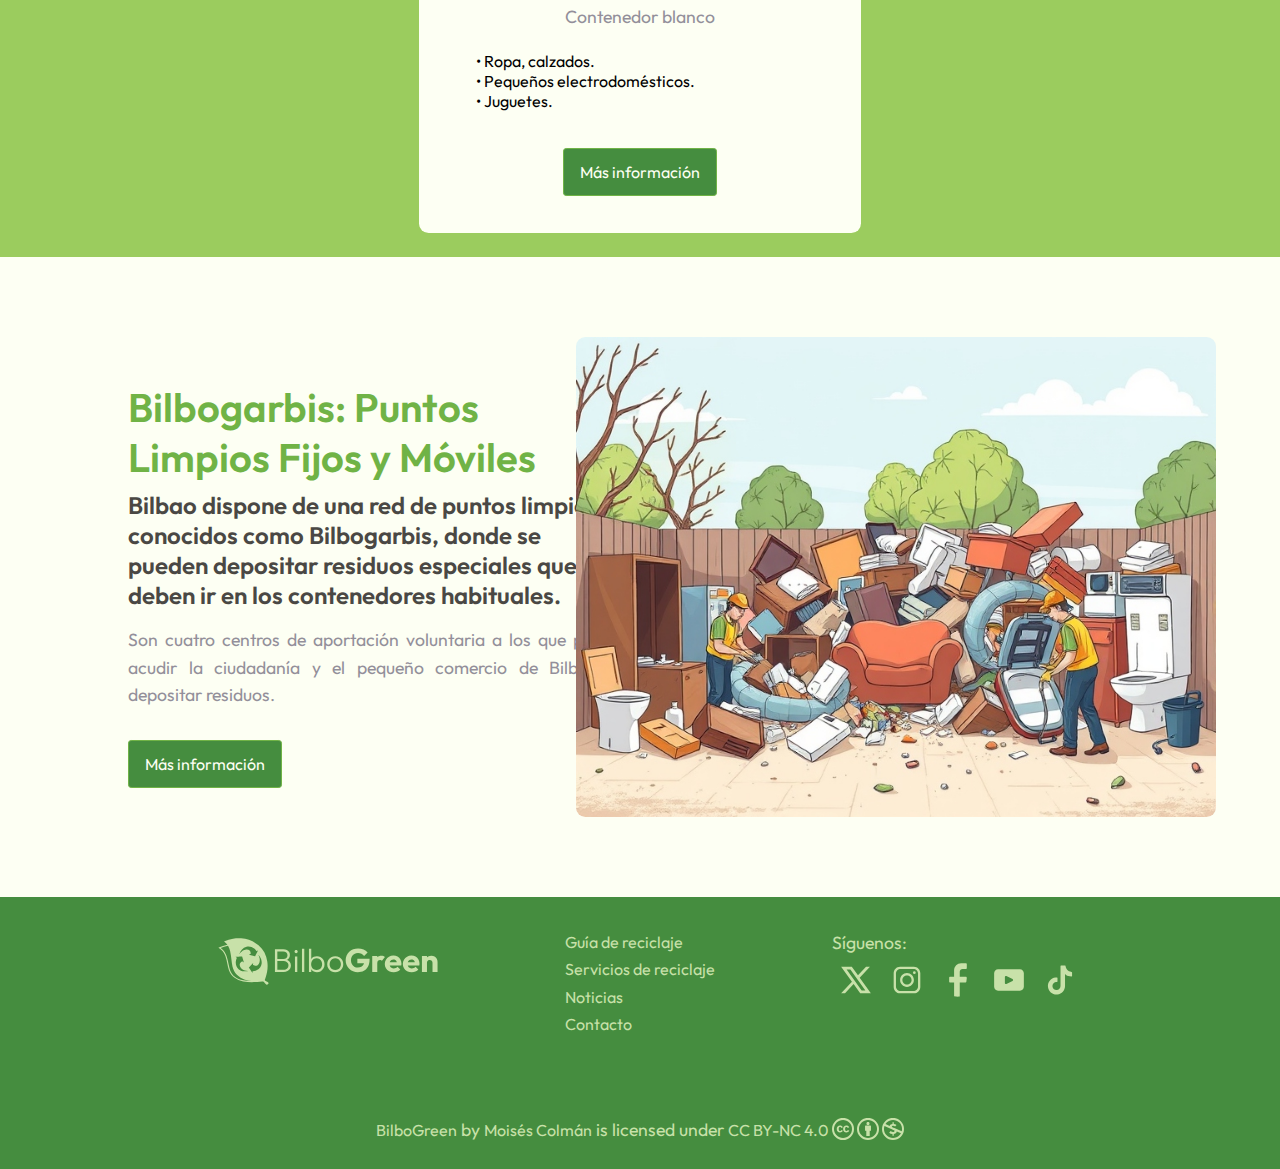
<file: servicios.html>
<!--
* Autor: Moisés Augusto Colmán Piñanez
* Fecha: 29/11/2024 
* Modulo: Lenguaje de Marcas y Sistemas de Gestión de la Información
* UD02 Desarrollo web con HTML5 y CSS3. (20%)
* Tarea: LMSGI02 Tarea evaluativa 2 (80%). Sitio Web.
* Autoevaluación: Dentro del fichero .zip
* Descripción: Desarrollo del sitio web diseñado en la primera tarea de evaluación.
 -->
<!DOCTYPE html>
<html lang="es">
<head>
    <meta charset="UTF-8">
    <meta name="viewport" content="width=device-width, initial-scale=1.0">
    <title>Servicios de reciclaje | BilboGreen</title>
    <link rel="stylesheet" href="./css/estilo.css">
    <link rel="icon" href="./img/favicon_bilbogreen.png" type="image/x-icon">
</head>
<body>
   <!-- NAVEGACIÓN -->
    <nav>
        <div class="logoNav">
            <a href="index.html"><img src="./img/logo_bilbogreen.svg" alt="Logo BilboGreen"></a>
        </div>
        <div class="menuNav">
            <ul>
                <li><a href="guia.html">Guía de reciclaje</a></li>
                <li><a href="servicios.html">Servicios de reciclaje</a></li>
                <li><a href="noticias.html">Noticias</a></li>
                <li><a href="contacto.html">Contacto</a></li>
            </ul>   
        </div>
    </nav>
    <!-- ENCABEZADO - HEADER -->
    <header class="header-paginas">
        <img src="./img/servicios/header_servicios.jpg" alt="Header Servicios">
        <div class="div-Saludo-paginas">
            <h1>Servicios de reciclaje</h1>
        </div>
        
    </header>
    <!-- CONTENIDO PRINCIPAL -->
    <main>
        <section>
            <div class="textoSeccion">
            <h2>Servicios de Reciclaje en Bilbao</h2>
            <p>Bilbao ofrece una infraestructura avanzada y accesible para la gestión y reciclaje de residuos, diseñada para fomentar la sostenibilidad y el cuidado del medio ambiente. Con múltiples servicios y facilidades, el objetivo es promover una correcta gestión de los desechos y aumentar la participación ciudadana en el reciclaje.</p>
            </div>
            <div class="imgSeccion">
                <img src="./img/servicios/recoleccion.jpg" alt="Recolección">
            </div>
        </section>
        <!-- CONTENEDORES DISPONIBLES -->
        <section class="section-verde-wide">
            <div class="textoSeccion-Wide">
                <h2>Tipos de Contenedores Disponibles</h2>
                <h3>La ciudad cuenta con una red bien distribuida de contenedores de reciclaje, <br>cada uno con un código de color y finalidad específica:</h3>
                <p>Es fundamental que cada material sea depositado en el contenedor correcto para garantizar un reciclaje eficiente.</p>
            </div>
            <div class="tarjetas-contenedores">
                <img src="./img/servicios/organicos.png" alt="Orgánicos">
                <h3>Residuos orgánicos</h3>
                <p>Contenedor marrón</p>
                <ul>
                    <li>• Restos de comida, verduras, frutas, pan, bollería, frutos secos.</li>
                    <li>• Restos de plantas,</li>
                    <li>• Papel de cocina y servilletas usadas, hueveras sucias.</li>
                    <li>• Posos de café e infusiones.</li>
                </ul>
                <button><a href="https://www.bilbao.eus/cs/Satellite?c=Page&cid=1272998225417&language=es&pageid=1272998225417&pagename=Bilbaonet%2FPage%2FBIO_contenidoFinalSrvLimpieza&idGen=1272998227077#contenedor_1272998227077" target="_blank">Más información</a></button>
            </div>
            <div class="tarjetas-contenedores">
                <img src="./img/servicios/envases.png" alt="Envases">
                <h3>Envases</h3>
                <p>Contenedor amarillo</p>
                <ul>
                    <li>• Envases de plásticos: botellas, envases de alimentación, de limpieza, envoltorios, poliestireno</li>
                    <li>• Envases de metal: latas de conserva, bolsas, tapas metálicas</li>
                    <li>• Envases tetrabrik: de bebidas, de alimentos</li>
                </ul>
                <button><a href="https://www.bilbao.eus/cs/Satellite?c=Page&cid=1272998225417&language=es&pageid=1272998225417&pagename=Bilbaonet%2FPage%2FBIO_contenidoFinalSrvLimpieza&idGen=1272998227077#contenedor_1272998227077" target="_blank">Más información</a></button>
            </div>
            <div class="tarjetas-contenedores">
                <img src="./img/servicios/papelycarton.png" alt="Papel y cartón">
                <h3>Papel y Cartón</h3>
                <p>Contenedor azul</p>
                <ul>
                    <li>• Papel, periódicos, bolsas de papel.</li>
                    <li>• Cartón: cajas, hueveras limpias.</li>
                </ul>
                <button><a href="https://www.bilbao.eus/cs/Satellite?c=Page&cid=1272998225417&language=es&pageid=1272998225417&pagename=Bilbaonet%2FPage%2FBIO_contenidoFinalSrvLimpieza&idGen=1272998227050#contenedor_1272998227050" target="_blank">Más información</a></button>
            </div>
            <div class="tarjetas-contenedores">
                <img src="./img/servicios/vidrio.png" alt="Vidrio">
                <h3>Vidrio</h3>
                <p>Contenedor verde claro</p>
                <ul>
                    <li>• Botellas de cristal de agua, vino, sidra, refrescos.</li>
                    <li>• Tarros de yogur, verduras, legumbres, mermeladas.</li>
                    <li>• Frascos de cosmética, perfumes.</li>
                </ul>
                <button><a href="https://www.bilbao.eus/cs/Satellite?c=Page&cid=1272998225417&language=es&pageid=1272998225417&pagename=Bilbaonet%2FPage%2FBIO_contenidoFinalSrvLimpieza&idGen=1272998227059#contenedor_1272998227059" target="_blank">Más información</a></button>
            </div>
            <div class="tarjetas-contenedores">
                <img src="./img/servicios/aceite.png" alt="Aceite usado">
                <h3>Aceite de cocina usado</h3>
                <p>Contenedor naranja</p>
                <ul>
                    <li>• Aceite usado de cocina. Debe depositarse en botellas de plástico.</li>
                </ul>
                <button><a href="https://www.bilbao.eus/cs/Satellite?c=Page&cid=1272998225417&language=es&pageid=1272998225417&pagename=Bilbaonet%2FPage%2FBIO_contenidoFinalSrvLimpieza&idGen=1272998227068#contenedor_1272998227068" target="_blank">Más información</a></button>
            </div>
            <div class="tarjetas-contenedores">
                <img src="./img/servicios/resto.png" alt="Fracción resto">
                <h3>Fracción resto</h3>
                <p>Contenedor verde oscuro</p>
                <ul>
                    <li>• El resto de residuos domésticos no incluidos en contenedores de reciclaje.</li>
                </ul>
                <button><a href="https://www.bilbao.eus/cs/Satellite?c=Page&cid=1272998225426&language=es&pageid=1272998225426&pagename=Bilbaonet%2FPage%2FBIO_contenidoFinalSrvLimpieza&idGen=1272998227146#contenedor_1272998227146" target="_blank">Más información</a></button>
            </div>
            <div class="tarjetas-contenedores">
                <img src="./img/servicios/reutilizable.png" alt="reutilizable">
                <h3>Productos reutilizables</h3>
                <p>Contenedor blanco</p>
                <ul>
                    <li>• Ropa, calzados.</li>
                    <li>• Pequeños electrodomésticos.</li>
                    <li>• Juguetes.</li>
                </ul>
                <button><a href="https://www.bilbao.eus/cs/Satellite?c=Page&cid=1272998225417&language=es&pageid=1272998225417&pagename=Bilbaonet%2FPage%2FBIO_contenidoFinalSrvLimpieza&idGen=1272998227032#contenedor_1272998227032" target="_blank">Más información</a></button>
            </div>
        </section>
        <!-- BILBOGARBIS -->
        <section>
            <div class="textoSeccion">
            <h2>Bilbogarbis: Puntos Limpios Fijos y Móviles</h2>
            <h3>Bilbao dispone de una red de puntos limpios conocidos como Bilbogarbis, donde se pueden depositar residuos especiales que no deben ir en los contenedores habituales.</h3>
            <p>Son cuatro centros de aportación voluntaria a los que puede acudir la ciudadanía y el pequeño comercio de Bilbao a depositar residuos.</p>
            <button><a href="https://www.bilbao.eus/cs/Satellite?c=Page&cid=1272998225426&language=es&pageid=1272998225426&pagename=Bilbaonet%2FPage%2FBIO_contenidoFinalSrvLimpieza" target="_blank">Más información</a></button>
            
            </div>
            <div class="imgSeccion">
                <img src="./img/servicios/garbi.jpg" alt="Punto Limpio">
            </div>
        </section>
    </main>
    <!-- PIE DE PÁGINA -->
    <footer>
        <div class="footerLogo">
            <a href="index.html"><img src="./img/logo_bilbogreen_footer.svg" alt="Logo BilboGreen"></a>
        </div>
        <!-- NAVEGACIÓN FOOTER -->
        <div class="footerNav">
            <ul>
                <li><a href="guia.html">Guía de reciclaje</a></li>
                <li><a href="servicios.html">Servicios de reciclaje</a></li>
                <li><a href="noticias.html">Noticias</a></li>
                <li><a href="contacto.html">Contacto</a></li>
            </ul>
        </div>
        <!-- REDES SOCIALES -->
        <div class="footerRRSS">
            <p>Síguenos:</p>
            <ul>
                <li><a href="#"><img src="./img/rrss/x.svg" alt="X BilboGreen"></a></li>
                <li><a href="#"><img src="./img/rrss/ig.svg" alt="Instagram BilboGreen"></a></li>
                <li><a href="#"><img src="./img/rrss/fb.svg" alt="Facebook BilboGreen"></a></li>
                <li><a href="#"><img src="./img/rrss/yt.svg" alt="Youtube BilboGreen"></a></li>
                <li><a href="#"><img src="./img/rrss/tt.svg" alt="TikTok BilboGreen"></a></li>
            </ul>
        </div>
        <!-- CREATIVE COMMONS -->
        <div class="footerRights">
            <p xmlns:cc="http://creativecommons.org/ns#" xmlns:dct="http://purl.org/dc/terms/"><span property="dct:title">BilboGreen</span> by <span property="cc:attributionName">Moisés Colmán</span> is licensed under <a href="https://creativecommons.org/licenses/by-nc/4.0/?ref=chooser-v1" target="_blank" rel="license noopener noreferrer" style="display:inline-block;">CC BY-NC 4.0<img style="height:22px!important;margin-left:3px;vertical-align:text-bottom;" src="./img/cc/cc.svg" alt=""><img style="height:22px!important;margin-left:3px;vertical-align:text-bottom;" src="./img/cc/by.svg" alt=""><img style="height:22px!important;margin-left:3px;vertical-align:text-bottom;" src="./img/cc/nc.svg" alt=""></a></p>
        </div>
    </footer>
</body>
</html>
</file>
<file: css/estilo.css>
/* * Autor: Moisés Augusto Colmán Piñanez
* Fecha: 29/11/2024 
* Modulo: Lenguaje de Marcas y Sistemas de Gestión de la Información
* UD02 Desarrollo web con HTML5 y CSS3. (20%)
* Tarea: LMSGI02 Tarea evaluativa 2 (80%). Sitio Web.
* Autoevaluación: Dentro del fichero .zip
* Descripción: Desarrollo del sitio web diseñado en la primera tarea de evaluación. */

* {
    margin: 0;
    padding: 0;
    outline: none;
    font-family: Outfit1;
    list-style: none;
    text-decoration: none;
    font-size: 1rem;
}


@font-face {
    font-family: 'Outfit1';
    src: url("../fonts/Outfit-Regular.ttf") format('truetype');
    font-style: normal;
    font-weight: normal;
}
@font-face {
    font-family: 'Outfit2';
    src: url("../fonts/Outfit-SemiBold.ttf") format('truetype');
    font-style: normal;
    font-weight: normal;
}

:root {
    --verdeclaro: #9bcc5e;
    --verdefuerte: #70b346;
    --amarilloclaro: #fdfff3;
    --verdeoscuro: #458d3f;
    --negro: #4a4844;
    --textoclaro: #c8e1a9;
    --textogris: #938f9a;
    --blanco: white;
  }

h1{
    font-family: Outfit2;
    color: var(--verdefuerte);
    font-size: 3rem;
    padding-top: 1.5rem;
    padding-bottom: 1.5rem;
}

h2{
    font-family: Outfit2;
    color: var(--verdefuerte);
    font-size: 2.5rem;
    padding-bottom: 0.5rem;
}

h3 {
    font-family: Outfit2;
    color: var(--negro);
    font-size: 1.5rem;
    padding-bottom: 1rem;
}

h4 {
    text-align: center;
    font-family: Outfit2;
    color: var(--negro);
    font-size: 1.2rem;
    padding-bottom: 1rem;
}

p {
    color: var(--textogris);
    line-height: 1.7rem;
    padding-bottom: 1rem;
    text-align: justify;
    font-size: 1.1rem;
}

body {
    width: 100%;
    display: flex;
    flex-wrap: wrap;
    justify-content: center;
}

nav {
    width: 80%;
    display: flex;
    align-items: center;
    flex-wrap: nowrap;
    justify-content: space-between;
    background-color: var(--blanco);
    min-height: 1rem;
}

main {
    background-color: var(--amarilloclaro);
    width: 100%;
    display: flex;
    flex-wrap: wrap;
    justify-content: center;
    align-items: start;
}

.logoNav {
    width: 23%;
    min-height: 5rem;
    display: flex;
    align-items: center;
    justify-content: start;
}

.logoNav img {
    width: 17rem;
    transition: 0.4s;
}

.logoNav img:hover {
    width: 17.5rem;
}

.menuNav{
    display: flex;
    justify-content: end;
    align-items: center;
    flex-wrap: wrap;
    width: 60%;
    min-height: 5rem;
}

.menuNav ul li {
    min-height: 2rem;
    align-items: center;
    display: inline;  
}

.menuNav a {
    font-size: 1.1rem;
    align-items: center;
    color: var(--negro);
    padding-left: 1.5rem;
    padding-right: 1.5rem;
    transition: 0.3s;
}

.menuNav a:hover {
    color: var(--verdeclaro);
}

.header-index {
    width: 100%;
    display: flex;
    justify-content: center;
    flex-wrap: wrap;
    min-height: 65rem;
    background-color: var(--verdeoscuro);
}

.header-index img {
    width: 100%;
    min-height: 25rem;
}

.header-paginas {
    width: 100%;
    display: flex;
    justify-content: center;
    flex-wrap: wrap;
    min-height: 25rem;
    background-color: var(--verdeoscuro);
}

.header-paginas img {
    width: 100%;
    min-height: 25rem;
}

.div-Saludo {
    position: absolute;
    top: 20rem;
    z-index: 5;
    display: flex;
    padding: 1rem;
    align-items: center;
    min-height: 7rem;
    text-align: center;
    background-color:rgba(255, 255, 255, 0.85);
    backdrop-filter: blur(0.2rem);
    border-radius: 0.6rem;
}

.div-Saludo-paginas {
    position: absolute;
    top: 12rem;
    z-index: 5;
    display: flex;
    padding: 1rem;
    align-items: center;
    min-height: 7rem;
    text-align: center;
    background-color:rgba(255, 255, 255, 0.85);
    backdrop-filter: blur(0.2rem);
    border-radius: 0.6rem;
}

.tarjetas-paginas {
    width: 24%;
    z-index: 5;
    border: var(--textoclaro) solid 0.2rem;
    border-radius: 0.6rem;
    display: flex;
    padding: 1rem;
    margin: 0.5rem;
    align-self: center;
    align-items: start;
    height: 15rem;
    text-align: center;
    background-color: var(--verdeclaro);
    transition: 0.3s;
}

.tarjetas-paginas h2 {
    color: var(--blanco)
}
.tarjetas-paginas p {
    color: var(--amarilloclaro);
}

.tarjetas-paginas:hover {
    background-color: var(--amarilloclaro)
}

.tarjetas-paginas:hover p {
    color: var(--negro);
}

.tarjetas-paginas:hover h2 {
    color: var(--verdeclaro)
}

section {
    display: flex;
    flex-wrap: nowrap;
    align-items: center;
    justify-content: center;
    gap: 2%;
    min-height: 40rem;
    width: 100%;
    padding-left: 10%;
    padding-right: 10%;
    background-color: var(--amarilloclaro);
}

.section-noticias {
    flex-wrap: wrap;
    padding-top: 2rem;
}

.section-verde {
    background-color: var(--verdeclaro);
}

.section-verde-wide {
    background-color: var(--verdeclaro);
    display: flex;
    flex-wrap: wrap;
}

.section-verde p, .section-verde h2, .section-verde ul li {
    color: var(--amarilloclaro);
}

.section-verde ul li {
    line-height: 1.7rem;
    font-size: 1.1rem;
    padding-bottom: 1rem;
}

.textoSeccion {
    padding-top: 1rem;
    width: 50%;
    min-height: 20rem; 
}

.textoSeccion-Wide {
    padding-top: 1rem;
    width: 90%;
    min-height: 10rem;   
}

.textoSeccion-Wide h2, .textoSeccion-Wide p {
    color: var(--amarilloclaro);
    width: 100%;
    text-align: center;
}

.textoSeccion-Wide h3{
    text-align: center;
}

article {
    justify-content: space-between;
    align-items: center;
    padding-left: 1rem;
    padding-right: 1rem;
    display: flex;
    flex-wrap: wrap;
    width: 100%;
    min-height: 25rem;
    background-color: var(--blanco);
    border-radius: 0.6rem;
    border: var(--textoclaro) 0.2rem solid;
    margin-bottom: 2rem;
}

article>div {
    min-height: 20rem;
}

.texto-noticias {
    width: 55%;
}
.texto-noticias h2 {
    width: 100%;
    font-size: 1.8rem;
}

.img-noticias {
    display: flex;
    justify-content: center;
    align-items: center;
    align-self: center;
    width: 40%;
}

.img-noticias img {
    width: 100%;
    height: 20rem;
    object-fit: cover;
    border-radius: 0.6rem;
}

.tarjetas-residuos{
    width: 25%;
    min-height: 24rem;
    border-radius: 0.6rem;
    margin-bottom: 1.5rem;
    background-color: var(--amarilloclaro);
    display: flex;
    justify-content: center;
    flex-wrap: wrap;
    padding: 1rem 1rem 1rem 1rem;
}

.tarjetas-residuos img  {
    width: 50%;
    border-radius: 0.6rem;
}

.bor-amarillo {
    border: #fbff05 solid 1rem;
}

.bor-azul {
    border: #055dff solid 1rem;
}

.bor-verde {
    border: #009b00 solid 1rem;
}

.bor-marron {
    border: #633204 solid 1rem;
}

.bor-gris {
    border: #9c9c9c solid 1rem;
}

.bor-naranja {
    border: #ff8800 solid 1rem;
}

.bor-lila {
    border: #8700c5 solid 1rem;
}

.tarjetas-residuos h3 {
    width: 100%;
    text-align: center;
    padding: 0;
}

.tarjetas-residuos ul {
    padding-bottom: 1rem;
    width: 90%;
    align-self: flex-start;
    color: var(--negro);
}

.tarjetas-contenedores{
    width: 40%;
    min-height: 30rem;
    border-radius: 0.6rem;
    margin-bottom: 1.5rem;
    background-color: var(--amarilloclaro);
    display: flex;
    justify-content: center;
    flex-wrap: wrap;
    padding: 1rem 1rem 1rem 1rem;
}

.tarjetas-contenedores img  {
    width: 50%;
    border-radius: 0.6rem;
}

.tarjetas-contenedores>h3, .tarjetas-contenedores>p {
    width: 80%;
    text-align: center;
    padding-bottom: 0rem;
}

.tarjetas-contenedores>ul {
    width: 80%;
}

button>a {
    display: inline-block;
    color: var(--amarilloclaro);
}

button {
    color: var(--amarilloclaro);
    height: 3rem;
    margin-top: 1rem;
    background-color: var(--verdeoscuro);
    border-radius: 0.2rem;
    border: var(--verdefuerte) solid 0.1rem;
    padding: 0.5rem 1rem 0.5rem 1rem;
    transition: 0.3s;
}

button:hover{
    color: var(--amarilloclaro);
    background-color: var(--verdeclaro);
    border: var(--verdeclaro) solid 0.1rem;
}

.imgSeccion {
    display: flex;
    justify-content: center;
    width: 50%;
    min-height: 30rem;
}

.imgSeccion img{
    height: 30rem;
    border-radius: 0.6rem;
    min-height: 15rem;
    object-fit: cover;
}

form {
    width: 100%;
    min-height: 32rem;
    margin-bottom: 1rem;
}
label {
    color: var(--textogris);
    line-height: 1.7rem;
    padding-bottom: 1.2rem;
    text-align: justify;
    font-size: 1.1rem;
    margin-bottom: 0.5rem;
}

input, textarea {
    width: 95%;
    border-radius: 0.6rem;
    border: var(--textoclaro) solid 0.1rem;
    min-height: 2rem;
    text-indent: 0.5rem;
    color: var(--negro);
    line-height: 1.7rem;
    font-size: 1.1rem;
    margin-bottom: 0.5rem;
    margin-bottom: 0.5rem;
}

textarea {
    text-indent: 0;
    width: 92%;
    padding-left: 0.5rem;
    padding-right: 0.5rem;
}

footer {
    display: flex;
    justify-content: center;
    align-items: top;
    padding-top: 2rem;
    flex-wrap: wrap;
    width: 100%;
    min-height: 15rem;
    background-color: var(--verdeoscuro);
}

footer a, footer p{
    color: var(--textoclaro);
    text-justify: center;
}

.footerLogo img {
    width:15rem;
}

.footerLogo {
    display: flex;
    justify-content: end;
    align-items: start;
    width: 30%;
    min-height: 10rem;
}

.footerNav {
    display: flex;
    justify-content: center;
    align-items: start;
    width: 30%;
    min-height: 10rem;
}

.footerNav ul  li{
    line-height: 1.7rem;
}

.footerRRSS {
    width: 30%;
}

.footerRRSS img {
    width: 3rem;
}

.footerRRSS ul li {
    color: var(--textoclaro);
    display: inline;
}

.footerRRSS p {
    display: inline;
    padding: 0;
    margin: 0;
    color: var(--textoclaro);
}

.footerRights {
    display: flex;
    flex-wrap:nowrap;
    justify-content: center;
    align-items: center;
    width: 90%;
    min-height: 2rem;
}
</file>
